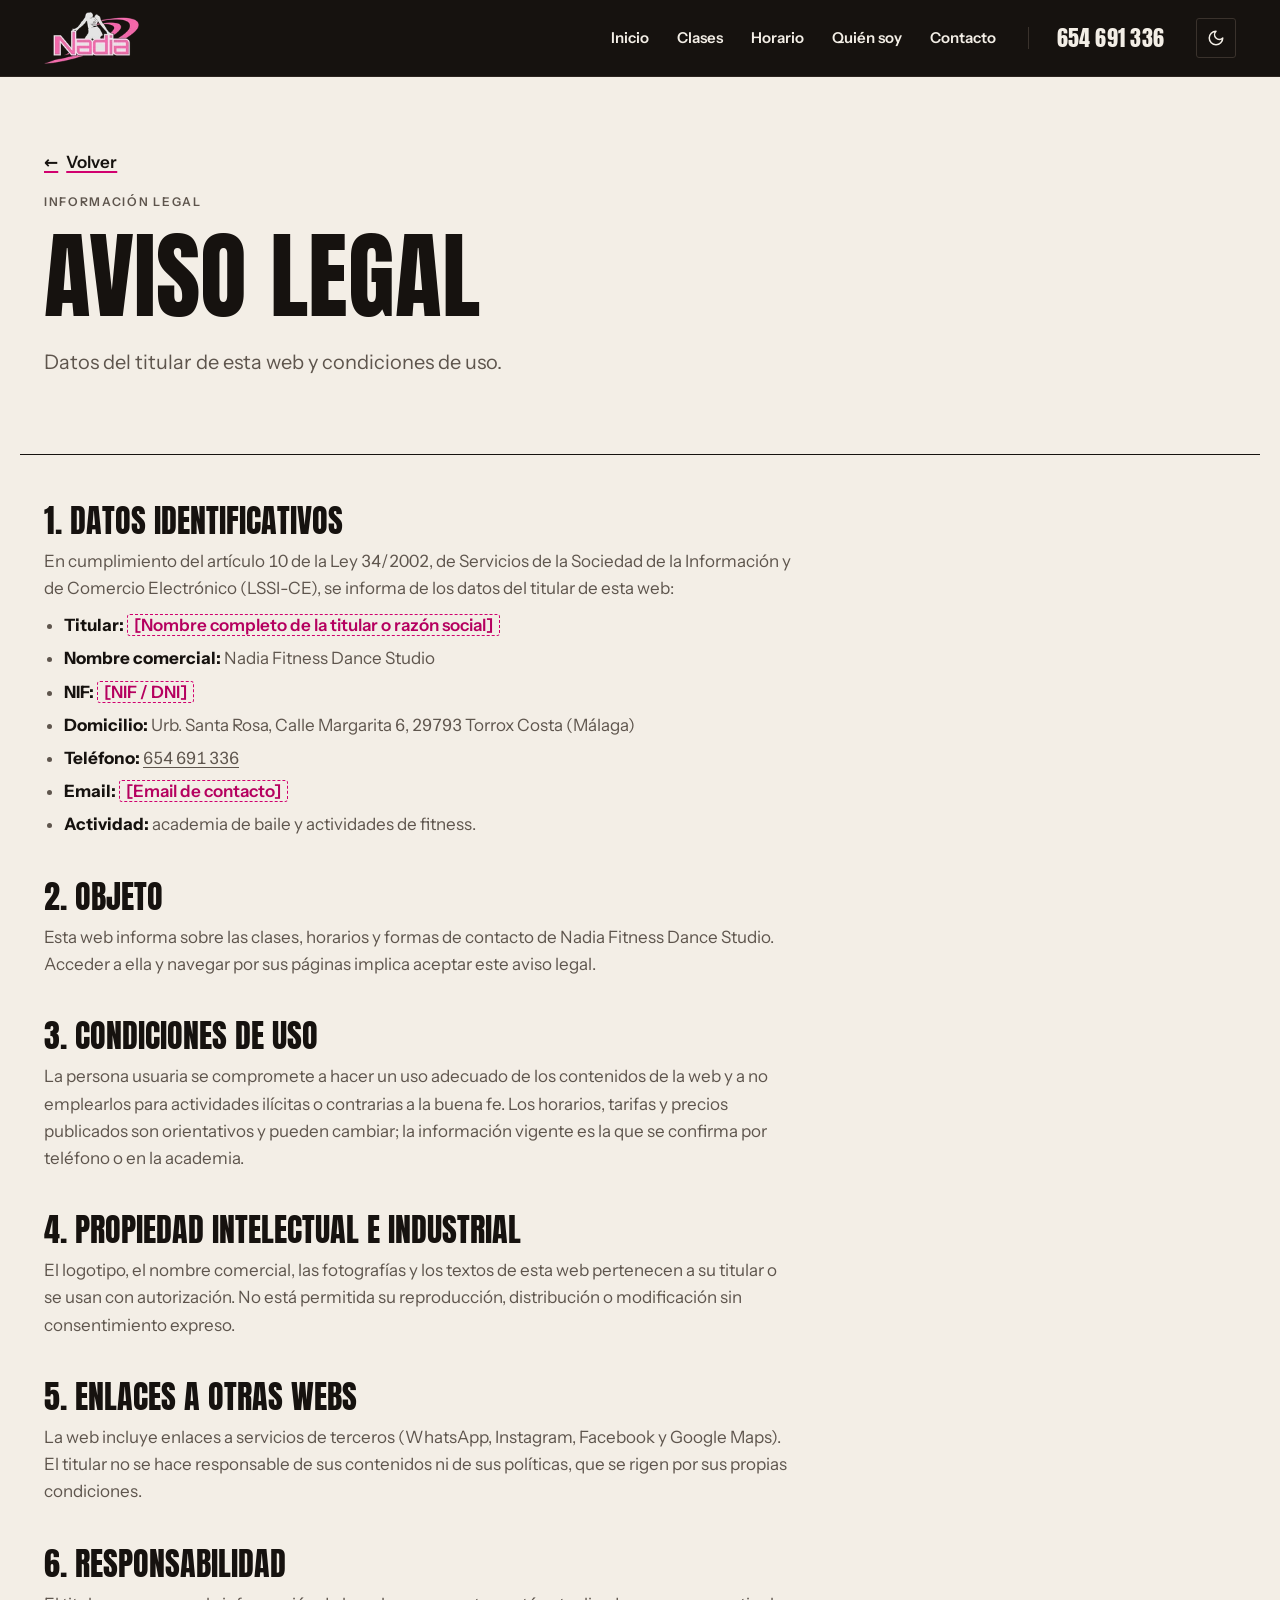
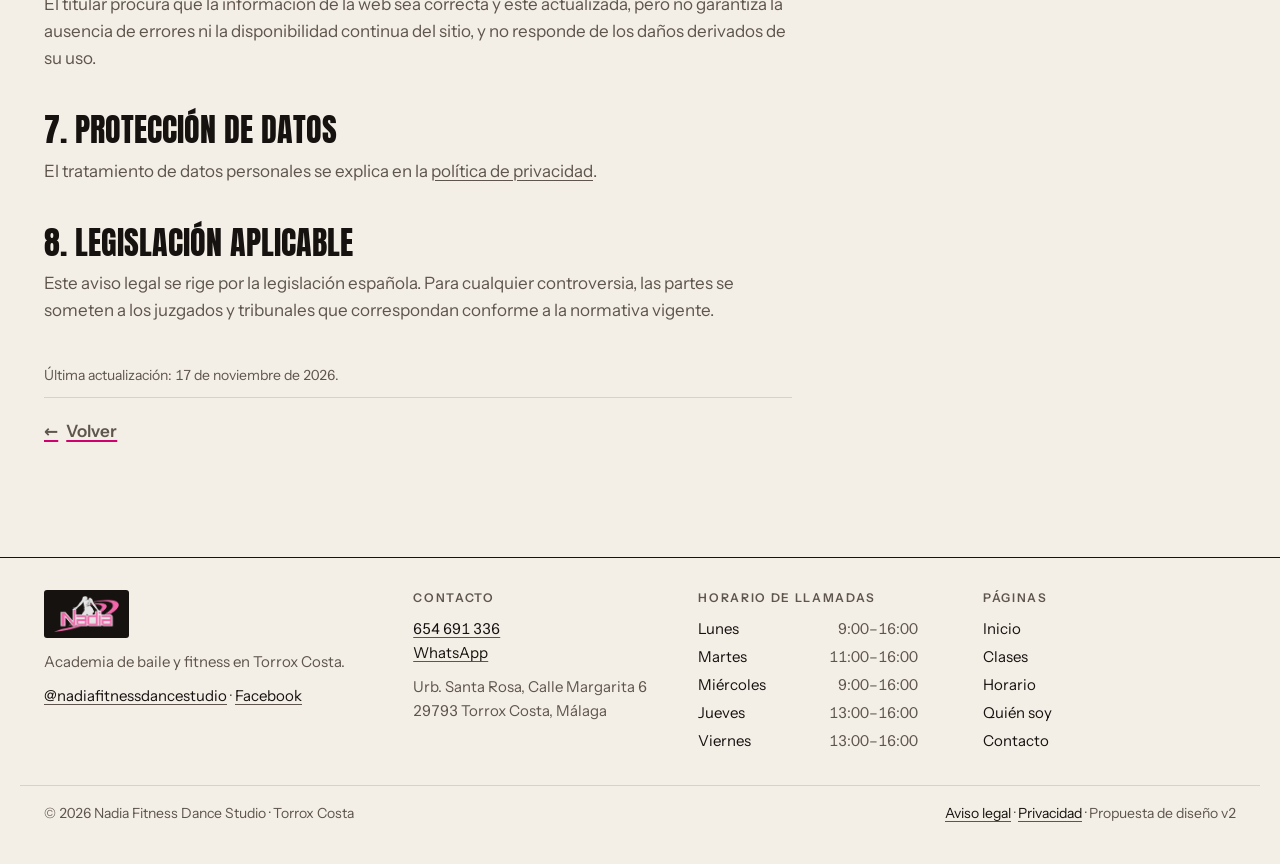
<file: aviso-legal/index.html>
<!doctype html>
<html lang="es"><head>
<meta charset="utf-8">
<meta name="viewport" content="width=device-width, initial-scale=1">
<title>Aviso legal · Nadia Fitness Dance Studio</title>
<meta name="description" content="Datos del titular de esta web y condiciones de uso.">
<!-- Design proposal: remove this line when this site replaces the live one -->
<meta name="robots" content="noindex">
<link rel="canonical" href="https://negimaru.github.io/nadia-fitness-alt/aviso-legal/">
<meta property="og:type" content="website">
<meta property="og:locale" content="es_ES">
<meta property="og:site_name" content="Nadia Fitness Dance Studio">
<meta property="og:title" content="Aviso legal · Nadia Fitness Dance Studio">
<meta property="og:description" content="Datos del titular de esta web y condiciones de uso.">
<meta property="og:url" content="https://negimaru.github.io/nadia-fitness-alt/aviso-legal/">
<meta property="og:image" content="https://negimaru.github.io/nadia-fitness-alt/assets/img/og-nadia-fitness.jpg">
<meta property="og:image:width" content="1200">
<meta property="og:image:height" content="630">
<meta property="og:image:alt" content="Logotipo de Nadia Fitness Dance Studio sobre bailarines">
<meta name="twitter:card" content="summary_large_image">
<meta name="theme-color" content="#F3EEE6" media="(prefers-color-scheme: light)">
<meta name="theme-color" content="#16120F" media="(prefers-color-scheme: dark)">
<link rel="icon" href="../assets/img/favicon.svg?v=2" type="image/svg+xml">
<link rel="apple-touch-icon" href="../assets/img/apple-touch-icon.png">
<link rel="manifest" href="../site.webmanifest">
<script>document.documentElement.classList.add("js");try{var t=localStorage.getItem("nf2-theme");if(t)document.documentElement.setAttribute("data-theme",t)}catch(e){}</script>
<link rel="preload" href="../assets/fonts/anton-normal-latin.woff2" as="font" type="font/woff2" crossorigin="">
<link rel="preload" href="../assets/fonts/instrument-sans-normal-latin.woff2" as="font" type="font/woff2" crossorigin="">
<link rel="stylesheet" href="../assets/css/site.css?v=12">
<script src="../assets/js/data.js?v=1" defer=""></script>
<script src="../assets/js/app.js?v=5" defer=""></script>
<script type="application/ld+json">{"@context":"https://schema.org","@type":"SportsActivityLocation","name":"Nadia Fitness Dance Studio","description":"Academia de baile y fitness en Torrox Costa: grupos de dance por niveles, Fitdance, PowerHIIT y Aquafitness.","url":"https://negimaru.github.io/nadia-fitness-alt/","telephone":"+34654691336","image":"https://negimaru.github.io/nadia-fitness-alt/assets/img/og-nadia-fitness.jpg","address":{"@type":"PostalAddress","streetAddress":"Urb. Santa Rosa, Calle Margarita 6","postalCode":"29793","addressLocality":"Torrox Costa","addressRegion":"Málaga","addressCountry":"ES"},"geo":{"@type":"GeoCoordinates","latitude":36.734952643097586,"longitude":-3.973681796403784},"hasMap":"https://maps.app.goo.gl/jp69zpacG6Zni4Du5","areaServed":["Torrox","Torrox Costa","Nerja","Algarrobo"],"sameAs":["https://www.instagram.com/nadiafitnessdancestudio/","https://www.facebook.com/profile.php?id=61571423443783"],"openingHoursSpecification":[{"@type":"OpeningHoursSpecification","dayOfWeek":["Monday","Tuesday","Wednesday","Thursday","Friday"],"opens":"09:30","closes":"21:30"}],"makesOffer":[{"@type":"Offer","itemOffered":{"@type":"Service","name":"Grupo Dance Baby","description":"Los más pequeños de la academia se inician en el baile jugando: ritmo, coordinación y sus primeras coreografías en grupo."}},{"@type":"Offer","itemOffered":{"@type":"Service","name":"Grupo Dance Intermedio","description":"Dos grupos, Intermedio 1 e Intermedio 2, para quien ya tiene base y quiere seguir progresando en técnica y coreografía."}},{"@type":"Offer","itemOffered":{"@type":"Service","name":"Grupo Dance Avanzado","description":"Coreografías más exigentes para quien ya domina la base y quiere ir un paso más allá."}},{"@type":"Offer","itemOffered":{"@type":"Service","name":"WeDance Grupo Adulto","description":"Baile en grupo para adultos. Aprende coreografías, muévete y pásalo bien sin necesidad de experiencia previa."}},{"@type":"Offer","itemOffered":{"@type":"Service","name":"Fitdance","description":"Clase dirigida que mezcla fitness y baile: cardio a ritmo de coreografía para sudar sin darte cuenta."}},{"@type":"Offer","itemOffered":{"@type":"Service","name":"PowerHIIT","description":"Entrenamiento funcional de alta intensidad por intervalos. Tienes grupo de mañana y de tarde para encajarlo en tu semana."}},{"@type":"Offer","itemOffered":{"@type":"Service","name":"Aquafitness","description":"Ejercicio en el agua, en piscina exterior: trabajo cardiovascular y de tono muscular con bajo impacto en las articulaciones."}}]}</script></head>
<body data-page="aviso-legal">
<a class="skip" href="#main">Saltar al contenido</a>
<header class="band" data-layout="header"><div class="wrap band-in"><a class="brand" href="../"><img src="../assets/img/logo-280.webp" srcset="../assets/img/logo-140.webp 140w, ../assets/img/logo-200.webp 200w, ../assets/img/logo-280.webp 280w, ../assets/img/logo-340.webp 340w, ../assets/img/logo-400.webp 400w" sizes="95px" alt="Nadia Fitness Dance Studio, inicio" width="110" height="60"></a><nav class="nav" aria-label="Principal"><button class="burger" type="button" aria-expanded="false" aria-controls="menu" aria-label="Abrir menú"><span></span><span></span><span></span></button><ul id="menu"><li><a href="../"><span class="n n-blank" aria-hidden="true">00</span>Inicio</a></li><li><a href="../clases/"><span class="n" aria-hidden="true">01</span>Clases</a></li><li><a href="../horario/"><span class="n" aria-hidden="true">02</span>Horario</a></li><li><a href="../quien-soy/"><span class="n" aria-hidden="true">03</span>Quién soy</a></li><li><a href="../contacto/"><span class="n" aria-hidden="true">04</span>Contacto</a></li><li class="menu-phone"><a href="tel:+34654691336">654 691 336</a></li></ul></nav><a class="band-phone" href="tel:+34654691336">654 691 336</a><button class="theme" type="button" aria-label="Cambiar a modo oscuro"><span class="i-moon"><svg viewBox="0 0 24 24" fill="none" stroke="currentColor" stroke-width="2" stroke-linecap="round" stroke-linejoin="round" aria-hidden="true"><path d="M12 3a6 6 0 0 0 9 9 9 9 0 1 1-9-9Z"></path></svg></span><span class="i-sun"><svg viewBox="0 0 24 24" fill="none" stroke="currentColor" stroke-width="2" stroke-linecap="round" stroke-linejoin="round" aria-hidden="true"><circle cx="12" cy="12" r="4"></circle><path d="M12 2v2M12 20v2M4.93 4.93l1.41 1.41M17.66 17.66l1.41 1.41M2 12h2M20 12h2M6.34 17.66l-1.41 1.41M19.07 4.93l-1.41 1.41"></path></svg></span></button></div></header>
<main id="main">
<section class="page-hero wrap">
<p class="back"><a class="back-link" href="../" data-back=""><span aria-hidden="true">←</span> Volver</a></p>
<p class="label">Información legal</p>
<h1>Aviso legal</h1>
<p class="lead">Datos del titular de esta web y condiciones de uso.</p>
</section>
<section class="wrap sec-plain prose">
<h2>1. Datos identificativos</h2>
<p>En cumplimiento del artículo 10 de la Ley 34/2002, de Servicios de la Sociedad de la Información y de Comercio Electrónico (LSSI-CE), se informa de los datos del titular de esta web:</p>
<ul>
<li><b>Titular:</b> <span data-bind="owner.name" class="ph-mark">[Nombre completo de la titular o razón social]</span></li>
<li><b>Nombre comercial:</b> Nadia Fitness Dance Studio</li>
<li><b>NIF:</b> <span data-bind="owner.nif" class="ph-mark">[NIF / DNI]</span></li>
<li><b>Domicilio:</b> <span data-bind="address">Urb. Santa Rosa, Calle Margarita 6, 29793 Torrox Costa (Málaga)</span></li>
<li><b>Teléfono:</b> <a data-href="tel" href="tel:+34654691336"><span data-bind="phone">654 691 336</span></a></li>
<li><b>Email:</b> <span data-bind="owner.email" class="ph-mark">[Email de contacto]</span></li>
<li><b>Actividad:</b> academia de baile y actividades de fitness.</li>
</ul>
<h2>2. Objeto</h2>
<p>Esta web informa sobre las clases, horarios y formas de contacto de Nadia Fitness Dance Studio. Acceder a ella y navegar por sus páginas implica aceptar este aviso legal.</p>
<h2>3. Condiciones de uso</h2>
<p>La persona usuaria se compromete a hacer un uso adecuado de los contenidos de la web y a no emplearlos para actividades ilícitas o contrarias a la buena fe. Los horarios, tarifas y precios publicados son orientativos y pueden cambiar; la información vigente es la que se confirma por teléfono o en la academia.</p>
<h2>4. Propiedad intelectual e industrial</h2>
<p>El logotipo, el nombre comercial, las fotografías y los textos de esta web pertenecen a su titular o se usan con autorización. No está permitida su reproducción, distribución o modificación sin consentimiento expreso.</p>
<h2>5. Enlaces a otras webs</h2>
<p>La web incluye enlaces a servicios de terceros (WhatsApp, Instagram, Facebook y Google Maps). El titular no se hace responsable de sus contenidos ni de sus políticas, que se rigen por sus propias condiciones.</p>
<h2>6. Responsabilidad</h2>
<p>El titular procura que la información de la web sea correcta y esté actualizada, pero no garantiza la ausencia de errores ni la disponibilidad continua del sitio, y no responde de los daños derivados de su uso.</p>
<h2>7. Protección de datos</h2>
<p>El tratamiento de datos personales se explica en la <a href="../privacidad/">política de privacidad</a>.</p>
<h2>8. Legislación aplicable</h2>
<p>Este aviso legal se rige por la legislación española. Para cualquier controversia, las partes se someten a los juzgados y tribunales que correspondan conforme a la normativa vigente.</p>
<p class="small">Última actualización: <span data-bind="legalUpdated">17 de noviembre de 2026</span>.</p>
<p class="back back-end"><a class="back-link" href="../" data-back=""><span aria-hidden="true">←</span> Volver</a></p>
</section>
</main>
<footer class="foot" data-layout="footer"><div class="wrap foot-grid"><div><img class="foot-logo" src="../assets/img/logo-280.webp" srcset="../assets/img/logo-140.webp 140w, ../assets/img/logo-200.webp 200w, ../assets/img/logo-280.webp 280w, ../assets/img/logo-340.webp 340w, ../assets/img/logo-400.webp 400w" sizes="95px" alt="" width="110" height="60" loading="lazy"><p>Academia de baile y fitness en Torrox Costa.</p><p><a href="https://www.instagram.com/nadiafitnessdancestudio/" rel="noopener">@nadiafitnessdancestudio</a> · <a href="https://www.facebook.com/profile.php?id=61571423443783" rel="noopener">Facebook</a></p></div><div><h2 class="label">Contacto</h2><p><a href="tel:+34654691336">654 691 336</a><br><a href="https://wa.me/34654691336?text=%C2%A1Hola!%20Quiero%20informaci%C3%B3n%20sobre%20las%20clases." target="_blank" rel="noopener">WhatsApp<span class="sr-only"> (se abre en otra pestaña)</span></a></p><p>Urb. Santa Rosa, Calle Margarita 6<br>29793 Torrox Costa, Málaga</p></div><div><h2 class="label">Horario de llamadas</h2><ul class="foot-calls"><li><span>Lunes</span><span>9:00–16:00</span></li><li><span>Martes</span><span>11:00–16:00</span></li><li><span>Miércoles</span><span>9:00–16:00</span></li><li><span>Jueves</span><span>13:00–16:00</span></li><li><span>Viernes</span><span>13:00–16:00</span></li></ul></div><div><h2 class="label">Páginas</h2><ul class="foot-pages"><li><a href="../">Inicio</a></li><li><a href="../clases/">Clases</a></li><li><a href="../horario/">Horario</a></li><li><a href="../quien-soy/">Quién soy</a></li><li><a href="../contacto/">Contacto</a></li></ul></div></div><div class="wrap foot-legal"><p>© <span>2026</span> Nadia Fitness Dance Studio · Torrox Costa</p><p><a href="../aviso-legal/">Aviso legal</a> · <a href="../privacidad/">Privacidad</a> · Propuesta de diseño v2</p></div></footer><nav class="callbar" aria-label="Contacto rápido"><a class="callbar-call" href="tel:+34654691336"><svg viewBox="0 0 24 24" fill="none" stroke="currentColor" stroke-width="2" stroke-linecap="round" stroke-linejoin="round" aria-hidden="true"><path d="M22 16.92v3a2 2 0 0 1-2.18 2 19.79 19.79 0 0 1-8.63-3.07 19.5 19.5 0 0 1-6-6 19.79 19.79 0 0 1-3.07-8.67A2 2 0 0 1 4.11 2h3a2 2 0 0 1 2 1.72 12.84 12.84 0 0 0 .7 2.81 2 2 0 0 1-.45 2.11L8.09 9.91a16 16 0 0 0 6 6l1.27-1.27a2 2 0 0 1 2.11-.45 12.84 12.84 0 0 0 2.81.7A2 2 0 0 1 22 16.92z"></path></svg>Llamar</a><a class="callbar-wa" href="https://wa.me/34654691336?text=%C2%A1Hola!%20Quiero%20informaci%C3%B3n%20sobre%20las%20clases." target="_blank" rel="noopener">WhatsApp<span class="sr-only"> (se abre en otra pestaña)</span></a></nav>
</body></html>
</file>
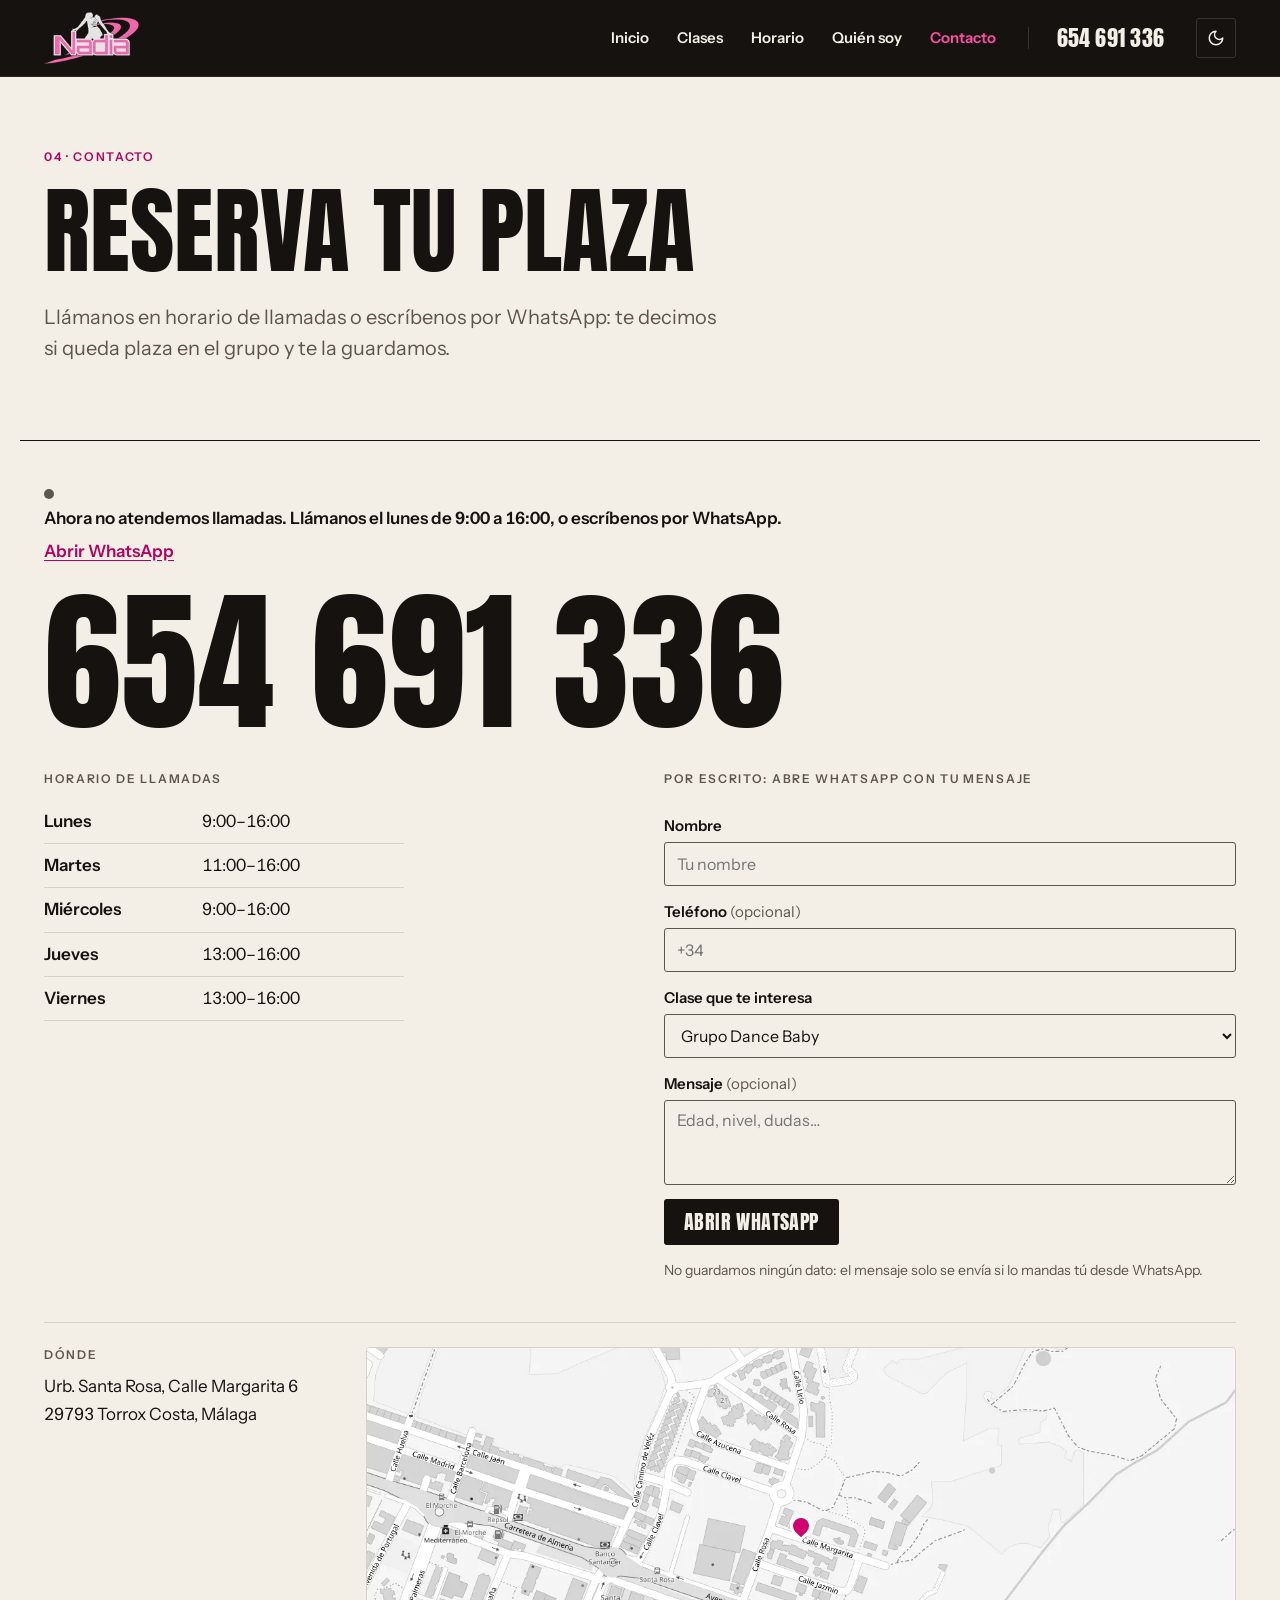
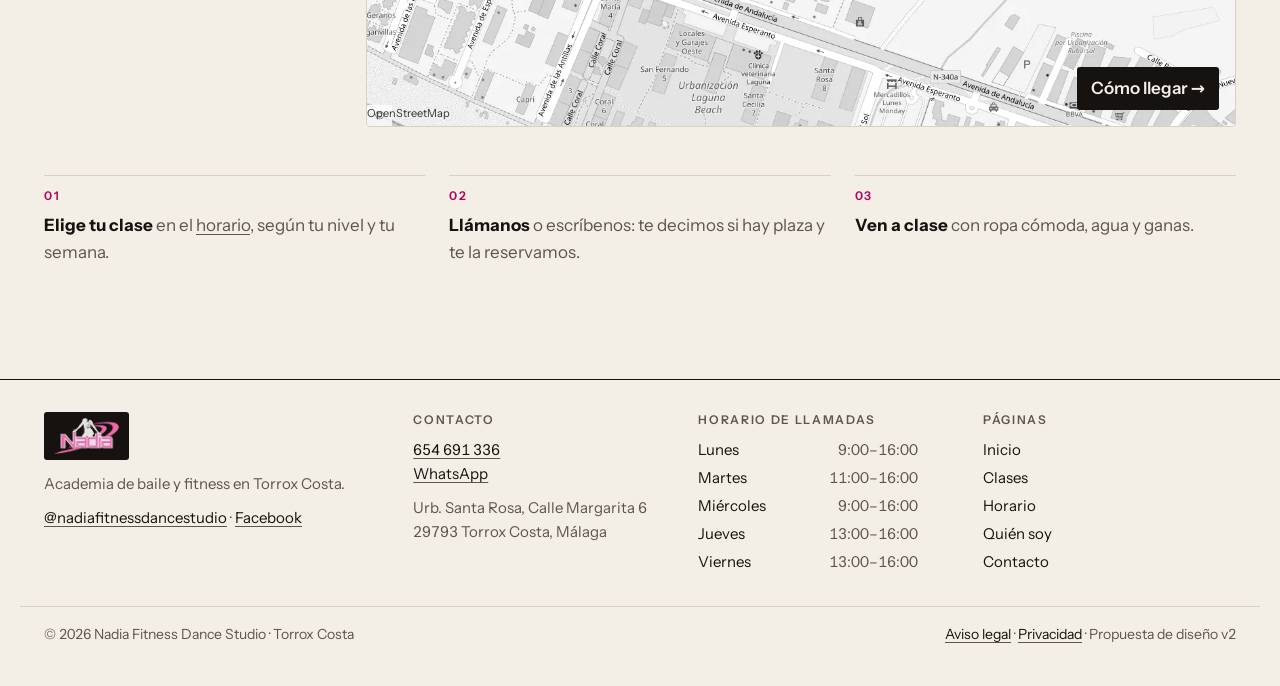
<file: contacto/index.html>
<!doctype html>
<html lang="es"><head>
<meta charset="utf-8">
<meta name="viewport" content="width=device-width, initial-scale=1">
<title>Contacto y reservas · Nadia Fitness Dance Studio, Torrox Costa</title>
<meta name="description" content="Reserva tu plaza en Nadia Fitness Dance Studio, Torrox Costa: teléfono y horario de llamadas, WhatsApp, dirección y mapa.">
<!-- Design proposal: remove this line when this site replaces the live one -->
<meta name="robots" content="noindex">
<link rel="canonical" href="https://negimaru.github.io/nadia-fitness-alt/contacto/">
<meta property="og:type" content="website">
<meta property="og:locale" content="es_ES">
<meta property="og:site_name" content="Nadia Fitness Dance Studio">
<meta property="og:title" content="Contacto y reservas · Nadia Fitness Dance Studio, Torrox Costa">
<meta property="og:description" content="Reserva tu plaza en Nadia Fitness Dance Studio, Torrox Costa: teléfono y horario de llamadas, WhatsApp, dirección y mapa.">
<meta property="og:url" content="https://negimaru.github.io/nadia-fitness-alt/contacto/">
<meta property="og:image" content="https://negimaru.github.io/nadia-fitness-alt/assets/img/og-nadia-fitness.jpg">
<meta property="og:image:width" content="1200">
<meta property="og:image:height" content="630">
<meta property="og:image:alt" content="Logotipo de Nadia Fitness Dance Studio sobre bailarines">
<meta name="twitter:card" content="summary_large_image">
<meta name="theme-color" content="#F3EEE6" media="(prefers-color-scheme: light)">
<meta name="theme-color" content="#16120F" media="(prefers-color-scheme: dark)">
<link rel="icon" href="../assets/img/favicon.svg?v=2" type="image/svg+xml">
<link rel="apple-touch-icon" href="../assets/img/apple-touch-icon.png">
<link rel="manifest" href="../site.webmanifest">
<script>document.documentElement.classList.add("js");try{var t=localStorage.getItem("nf2-theme");if(t)document.documentElement.setAttribute("data-theme",t)}catch(e){}</script>
<link rel="preload" href="../assets/fonts/anton-normal-latin.woff2" as="font" type="font/woff2" crossorigin="">
<link rel="preload" href="../assets/fonts/instrument-sans-normal-latin.woff2" as="font" type="font/woff2" crossorigin="">
<link rel="stylesheet" href="../assets/css/site.css?v=12">
<script src="../assets/js/data.js?v=1" defer=""></script>
<script src="../assets/js/app.js?v=5" defer=""></script>
<script type="application/ld+json">{"@context":"https://schema.org","@type":"SportsActivityLocation","name":"Nadia Fitness Dance Studio","description":"Academia de baile y fitness en Torrox Costa: grupos de dance por niveles, Fitdance, PowerHIIT y Aquafitness.","url":"https://negimaru.github.io/nadia-fitness-alt/","telephone":"+34654691336","image":"https://negimaru.github.io/nadia-fitness-alt/assets/img/og-nadia-fitness.jpg","address":{"@type":"PostalAddress","streetAddress":"Urb. Santa Rosa, Calle Margarita 6","postalCode":"29793","addressLocality":"Torrox Costa","addressRegion":"Málaga","addressCountry":"ES"},"geo":{"@type":"GeoCoordinates","latitude":36.734952643097586,"longitude":-3.973681796403784},"hasMap":"https://maps.app.goo.gl/jp69zpacG6Zni4Du5","areaServed":["Torrox","Torrox Costa","Nerja","Algarrobo"],"sameAs":["https://www.instagram.com/nadiafitnessdancestudio/","https://www.facebook.com/profile.php?id=61571423443783"],"openingHoursSpecification":[{"@type":"OpeningHoursSpecification","dayOfWeek":["Monday","Tuesday","Wednesday","Thursday","Friday"],"opens":"09:30","closes":"21:30"}],"makesOffer":[{"@type":"Offer","itemOffered":{"@type":"Service","name":"Grupo Dance Baby","description":"Los más pequeños de la academia se inician en el baile jugando: ritmo, coordinación y sus primeras coreografías en grupo."}},{"@type":"Offer","itemOffered":{"@type":"Service","name":"Grupo Dance Intermedio","description":"Dos grupos, Intermedio 1 e Intermedio 2, para quien ya tiene base y quiere seguir progresando en técnica y coreografía."}},{"@type":"Offer","itemOffered":{"@type":"Service","name":"Grupo Dance Avanzado","description":"Coreografías más exigentes para quien ya domina la base y quiere ir un paso más allá."}},{"@type":"Offer","itemOffered":{"@type":"Service","name":"WeDance Grupo Adulto","description":"Baile en grupo para adultos. Aprende coreografías, muévete y pásalo bien sin necesidad de experiencia previa."}},{"@type":"Offer","itemOffered":{"@type":"Service","name":"Fitdance","description":"Clase dirigida que mezcla fitness y baile: cardio a ritmo de coreografía para sudar sin darte cuenta."}},{"@type":"Offer","itemOffered":{"@type":"Service","name":"PowerHIIT","description":"Entrenamiento funcional de alta intensidad por intervalos. Tienes grupo de mañana y de tarde para encajarlo en tu semana."}},{"@type":"Offer","itemOffered":{"@type":"Service","name":"Aquafitness","description":"Ejercicio en el agua, en piscina exterior: trabajo cardiovascular y de tono muscular con bajo impacto en las articulaciones."}}]}</script></head>
<body data-page="contacto">
<a class="skip" href="#main">Saltar al contenido</a>
<header class="band" data-layout="header"><div class="wrap band-in"><a class="brand" href="../"><img src="../assets/img/logo-280.webp" srcset="../assets/img/logo-140.webp 140w, ../assets/img/logo-200.webp 200w, ../assets/img/logo-280.webp 280w, ../assets/img/logo-340.webp 340w, ../assets/img/logo-400.webp 400w" sizes="95px" alt="Nadia Fitness Dance Studio, inicio" width="110" height="60"></a><nav class="nav" aria-label="Principal"><button class="burger" type="button" aria-expanded="false" aria-controls="menu" aria-label="Abrir menú"><span></span><span></span><span></span></button><ul id="menu"><li><a href="../"><span class="n n-blank" aria-hidden="true">00</span>Inicio</a></li><li><a href="../clases/"><span class="n" aria-hidden="true">01</span>Clases</a></li><li><a href="../horario/"><span class="n" aria-hidden="true">02</span>Horario</a></li><li><a href="../quien-soy/"><span class="n" aria-hidden="true">03</span>Quién soy</a></li><li><a href="../contacto/" aria-current="page"><span class="n" aria-hidden="true">04</span>Contacto</a></li><li class="menu-phone"><a href="tel:+34654691336">654 691 336</a></li></ul></nav><a class="band-phone" href="tel:+34654691336">654 691 336</a><button class="theme" type="button" aria-label="Cambiar a modo oscuro"><span class="i-moon"><svg viewBox="0 0 24 24" fill="none" stroke="currentColor" stroke-width="2" stroke-linecap="round" stroke-linejoin="round" aria-hidden="true"><path d="M12 3a6 6 0 0 0 9 9 9 9 0 1 1-9-9Z"></path></svg></span><span class="i-sun"><svg viewBox="0 0 24 24" fill="none" stroke="currentColor" stroke-width="2" stroke-linecap="round" stroke-linejoin="round" aria-hidden="true"><circle cx="12" cy="12" r="4"></circle><path d="M12 2v2M12 20v2M4.93 4.93l1.41 1.41M17.66 17.66l1.41 1.41M2 12h2M20 12h2M6.34 17.66l-1.41 1.41M19.07 4.93l-1.41 1.41"></path></svg></span></button></div></header>
<main id="main">
<section class="page-hero wrap">
<p class="label">04 · Contacto</p>
<h1>Reserva tu plaza</h1>
<p class="lead">Llámanos en horario de llamadas o escríbenos por WhatsApp: te decimos si queda plaza en el grupo y te la guardamos.</p>
</section>
<section class="wrap sec-plain">
<p data-render="call-status" class="call-status"><span class="call-dot" aria-hidden="true"></span>Ahora atendemos llamadas, hasta las 16:00.</p>
<a class="phone-xl" data-href="tel" href="tel:+34654691336"><span data-bind="phone">654 691 336</span></a>
<div class="join-grid">
<div><h2 class="label">Horario de llamadas</h2><div data-render="calls"><table class="calls"><tbody><tr><th scope="row">Lunes</th><td>9:00–16:00</td></tr><tr><th scope="row">Martes</th><td>11:00–16:00</td></tr><tr><th scope="row">Miércoles</th><td>9:00–16:00</td></tr><tr><th scope="row">Jueves</th><td>13:00–16:00</td></tr><tr><th scope="row">Viernes</th><td>13:00–16:00</td></tr></tbody></table></div></div>
<form class="form" id="contact-form" novalidate="">
<h2 class="label">Por escrito: abre WhatsApp con tu mensaje</h2>
<div class="field"><label for="contact-name">Nombre</label><input id="contact-name" name="contact-name" autocomplete="name" required="" placeholder="Tu nombre" aria-describedby="contact-name-error"><p class="field-error" id="contact-name-error" role="alert" hidden="">Escribe tu nombre para que sepamos quién eres.</p></div>
<div class="field"><label for="contact-phone">Teléfono <span class="opt">(opcional)</span></label><input id="contact-phone" name="contact-phone" type="tel" autocomplete="tel" placeholder="+34"></div>
<div class="field"><label for="contact-class">Clase que te interesa</label><select id="contact-class" name="contact-class" data-render="class-options"><option value="dance-baby">Grupo Dance Baby</option><option value="dance-intermedio">Grupo Dance Intermedio</option><option value="dance-avanzado">Grupo Dance Avanzado</option><option value="wedance-adultos">WeDance Grupo Adulto</option><option value="fitdance">Fitdance</option><option value="powerhiit">PowerHIIT</option><option value="aquafitness">Aquafitness</option><option value="">Aún no lo sé</option></select></div>
<div class="field"><label for="contact-message">Mensaje <span class="opt">(opcional)</span></label><textarea id="contact-message" name="contact-message" rows="3" placeholder="Edad, nivel, dudas…"></textarea></div>
<button class="btn" type="submit">Abrir WhatsApp</button>
<p class="note">No guardamos ningún dato: el mensaje solo se envía si lo mandas tú desde WhatsApp.</p>
</form>
</div>
<div class="where">
<div><h2 class="label">Dónde</h2><address><span data-bind="street">Urb. Santa Rosa, Calle Margarita 6</span><br><span data-bind="city">29793 Torrox Costa, Málaga</span></address></div>
<figure class="map"><a data-href="maps" href="https://maps.app.goo.gl/jp69zpacG6Zni4Du5" target="_blank" rel="noopener"><img src="../assets/img/mapa.webp" alt="Mapa de Urb. Santa Rosa con la academia en la Calle Margarita" width="1280" height="720" loading="lazy"><span class="map-pin" aria-hidden="true"></span><span class="map-go">Cómo llegar →</span><span class="sr-only"> (se abre en otra pestaña)</span></a><figcaption>© <a href="https://www.openstreetmap.org/copyright" rel="noopener">OpenStreetMap</a></figcaption></figure>
</div>
<ol class="steps">
<li><b>Elige tu clase</b> en el <a href="../horario/">horario</a>, según tu nivel y tu semana.</li>
<li><b>Llámanos</b> o escríbenos: te decimos si hay plaza y te la reservamos.</li>
<li><b>Ven a clase</b> con ropa cómoda, agua y ganas.</li>
</ol>
</section>
</main>
<footer class="foot" data-layout="footer"><div class="wrap foot-grid"><div><img class="foot-logo" src="../assets/img/logo-280.webp" srcset="../assets/img/logo-140.webp 140w, ../assets/img/logo-200.webp 200w, ../assets/img/logo-280.webp 280w, ../assets/img/logo-340.webp 340w, ../assets/img/logo-400.webp 400w" sizes="95px" alt="" width="110" height="60" loading="lazy"><p>Academia de baile y fitness en Torrox Costa.</p><p><a href="https://www.instagram.com/nadiafitnessdancestudio/" rel="noopener">@nadiafitnessdancestudio</a> · <a href="https://www.facebook.com/profile.php?id=61571423443783" rel="noopener">Facebook</a></p></div><div><h2 class="label">Contacto</h2><p><a href="tel:+34654691336">654 691 336</a><br><a href="https://wa.me/34654691336?text=%C2%A1Hola!%20Quiero%20informaci%C3%B3n%20sobre%20las%20clases." target="_blank" rel="noopener">WhatsApp<span class="sr-only"> (se abre en otra pestaña)</span></a></p><p>Urb. Santa Rosa, Calle Margarita 6<br>29793 Torrox Costa, Málaga</p></div><div><h2 class="label">Horario de llamadas</h2><ul class="foot-calls"><li><span>Lunes</span><span>9:00–16:00</span></li><li><span>Martes</span><span>11:00–16:00</span></li><li><span>Miércoles</span><span>9:00–16:00</span></li><li><span>Jueves</span><span>13:00–16:00</span></li><li><span>Viernes</span><span>13:00–16:00</span></li></ul></div><div><h2 class="label">Páginas</h2><ul class="foot-pages"><li><a href="../">Inicio</a></li><li><a href="../clases/">Clases</a></li><li><a href="../horario/">Horario</a></li><li><a href="../quien-soy/">Quién soy</a></li><li><a href="../contacto/">Contacto</a></li></ul></div></div><div class="wrap foot-legal"><p>© <span>2026</span> Nadia Fitness Dance Studio · Torrox Costa</p><p><a href="../aviso-legal/">Aviso legal</a> · <a href="../privacidad/">Privacidad</a> · Propuesta de diseño v2</p></div></footer><nav class="callbar" aria-label="Contacto rápido"><a class="callbar-call" href="tel:+34654691336"><svg viewBox="0 0 24 24" fill="none" stroke="currentColor" stroke-width="2" stroke-linecap="round" stroke-linejoin="round" aria-hidden="true"><path d="M22 16.92v3a2 2 0 0 1-2.18 2 19.79 19.79 0 0 1-8.63-3.07 19.5 19.5 0 0 1-6-6 19.79 19.79 0 0 1-3.07-8.67A2 2 0 0 1 4.11 2h3a2 2 0 0 1 2 1.72 12.84 12.84 0 0 0 .7 2.81 2 2 0 0 1-.45 2.11L8.09 9.91a16 16 0 0 0 6 6l1.27-1.27a2 2 0 0 1 2.11-.45 12.84 12.84 0 0 0 2.81.7A2 2 0 0 1 22 16.92z"></path></svg>Llamar</a><a class="callbar-wa" href="https://wa.me/34654691336?text=%C2%A1Hola!%20Quiero%20informaci%C3%B3n%20sobre%20las%20clases." target="_blank" rel="noopener">WhatsApp<span class="sr-only"> (se abre en otra pestaña)</span></a></nav>
</body></html>
</file>
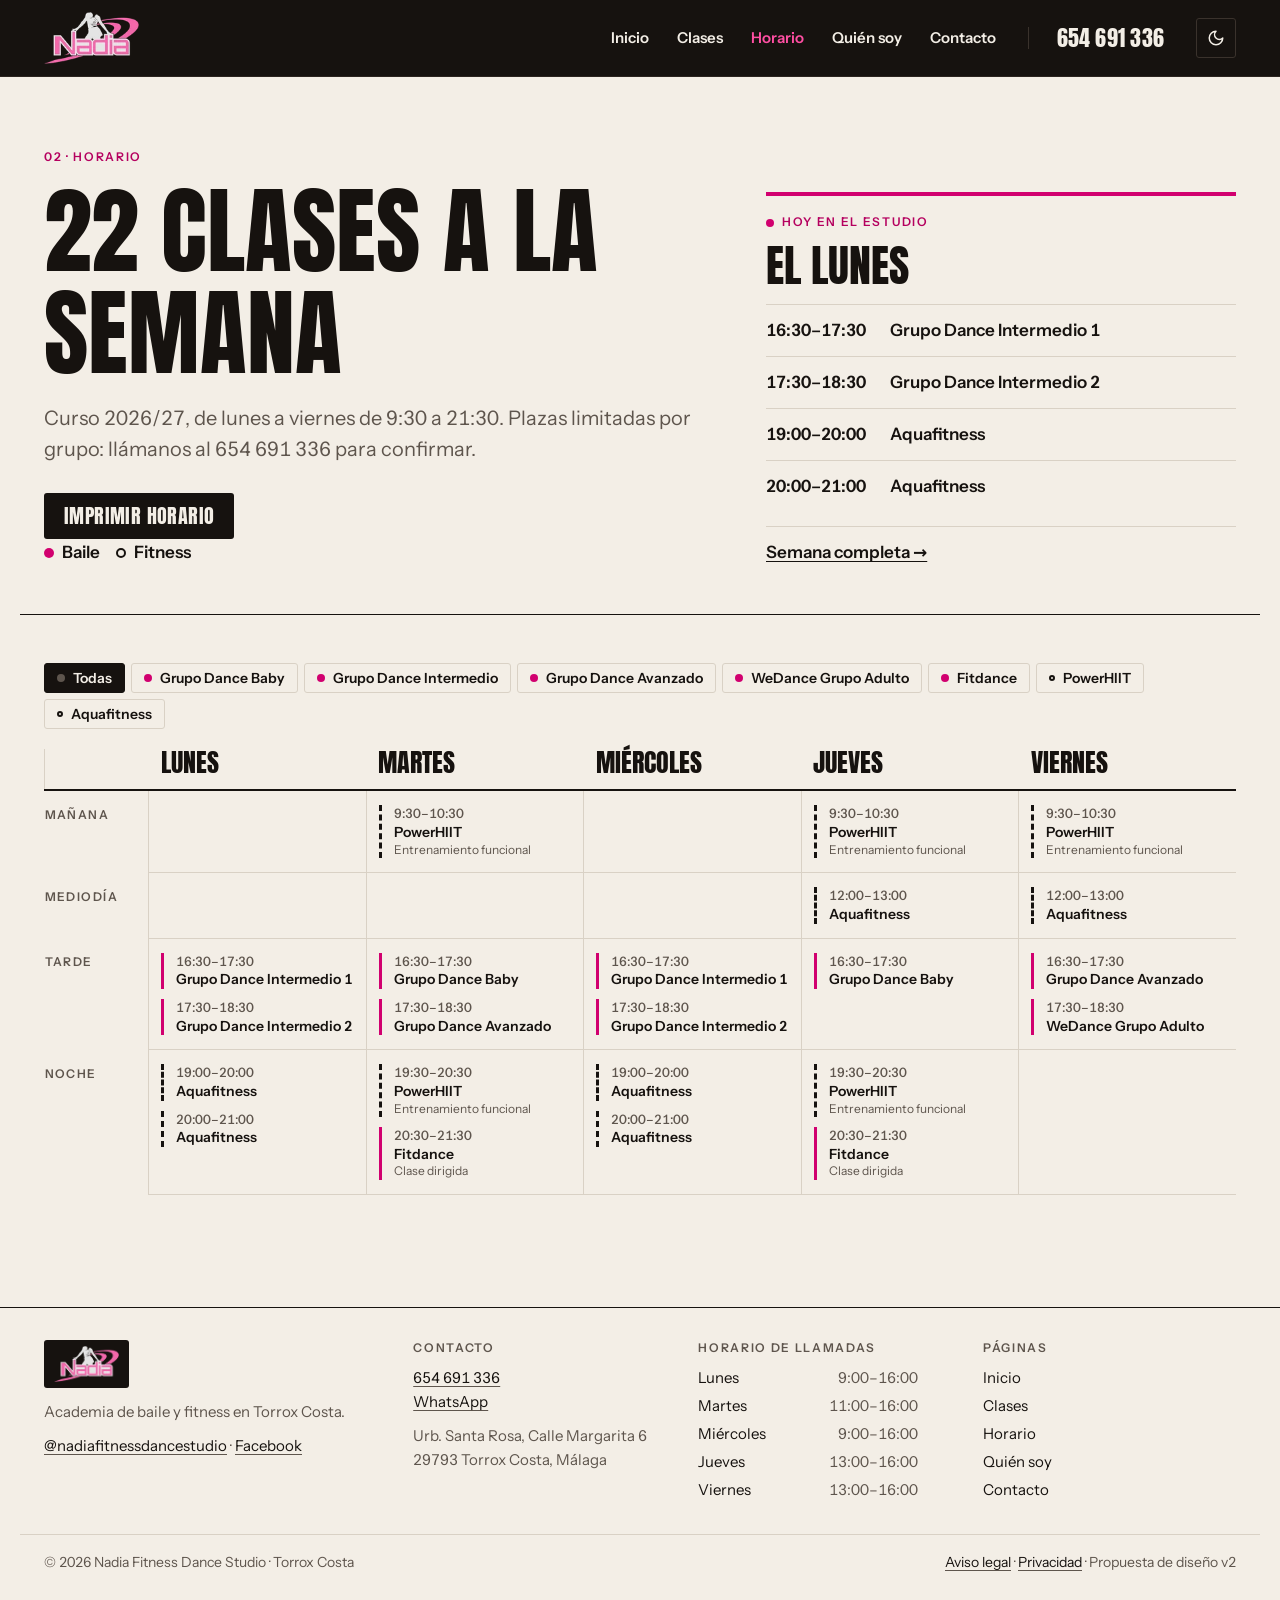
<file: horario/index.html>
<!doctype html>
<html lang="es"><head>
<meta charset="utf-8">
<meta name="viewport" content="width=device-width, initial-scale=1">
<title>Horario curso 26/27 · Nadia Fitness Dance Studio, Torrox Costa</title>
<meta name="description" content="Horario semanal de clases de baile y fitness en Torrox Costa, curso 2026/27, de lunes a viernes de 9:30 a 21:30.">
<!-- Design proposal: remove this line when this site replaces the live one -->
<meta name="robots" content="noindex">
<link rel="canonical" href="https://negimaru.github.io/nadia-fitness-alt/horario/">
<meta property="og:type" content="website">
<meta property="og:locale" content="es_ES">
<meta property="og:site_name" content="Nadia Fitness Dance Studio">
<meta property="og:title" content="Horario curso 26/27 · Nadia Fitness Dance Studio, Torrox Costa">
<meta property="og:description" content="Horario semanal de clases de baile y fitness en Torrox Costa, curso 2026/27, de lunes a viernes de 9:30 a 21:30.">
<meta property="og:url" content="https://negimaru.github.io/nadia-fitness-alt/horario/">
<meta property="og:image" content="https://negimaru.github.io/nadia-fitness-alt/assets/img/og-horario.jpg">
<meta property="og:image:width" content="1200">
<meta property="og:image:height" content="630">
<meta property="og:image:alt" content="Horario semanal de clases de Nadia Fitness Dance Studio, de lunes a viernes">
<meta name="twitter:card" content="summary_large_image">
<meta name="theme-color" content="#F3EEE6" media="(prefers-color-scheme: light)">
<meta name="theme-color" content="#16120F" media="(prefers-color-scheme: dark)">
<link rel="icon" href="../assets/img/favicon.svg?v=2" type="image/svg+xml">
<link rel="apple-touch-icon" href="../assets/img/apple-touch-icon.png">
<link rel="manifest" href="../site.webmanifest">
<script>document.documentElement.classList.add("js");try{var t=localStorage.getItem("nf2-theme");if(t)document.documentElement.setAttribute("data-theme",t)}catch(e){}</script>
<link rel="preload" href="../assets/fonts/anton-normal-latin.woff2" as="font" type="font/woff2" crossorigin="">
<link rel="preload" href="../assets/fonts/instrument-sans-normal-latin.woff2" as="font" type="font/woff2" crossorigin="">
<link rel="stylesheet" href="../assets/css/site.css?v=12">
<script src="../assets/js/data.js?v=1" defer=""></script>
<script src="../assets/js/app.js?v=5" defer=""></script>
<script type="application/ld+json">{"@context":"https://schema.org","@type":"SportsActivityLocation","name":"Nadia Fitness Dance Studio","description":"Academia de baile y fitness en Torrox Costa: grupos de dance por niveles, Fitdance, PowerHIIT y Aquafitness.","url":"https://negimaru.github.io/nadia-fitness-alt/","telephone":"+34654691336","image":"https://negimaru.github.io/nadia-fitness-alt/assets/img/og-nadia-fitness.jpg","address":{"@type":"PostalAddress","streetAddress":"Urb. Santa Rosa, Calle Margarita 6","postalCode":"29793","addressLocality":"Torrox Costa","addressRegion":"Málaga","addressCountry":"ES"},"geo":{"@type":"GeoCoordinates","latitude":36.734952643097586,"longitude":-3.973681796403784},"hasMap":"https://maps.app.goo.gl/jp69zpacG6Zni4Du5","areaServed":["Torrox","Torrox Costa","Nerja","Algarrobo"],"sameAs":["https://www.instagram.com/nadiafitnessdancestudio/","https://www.facebook.com/profile.php?id=61571423443783"],"openingHoursSpecification":[{"@type":"OpeningHoursSpecification","dayOfWeek":["Monday","Tuesday","Wednesday","Thursday","Friday"],"opens":"09:30","closes":"21:30"}],"makesOffer":[{"@type":"Offer","itemOffered":{"@type":"Service","name":"Grupo Dance Baby","description":"Los más pequeños de la academia se inician en el baile jugando: ritmo, coordinación y sus primeras coreografías en grupo."}},{"@type":"Offer","itemOffered":{"@type":"Service","name":"Grupo Dance Intermedio","description":"Dos grupos, Intermedio 1 e Intermedio 2, para quien ya tiene base y quiere seguir progresando en técnica y coreografía."}},{"@type":"Offer","itemOffered":{"@type":"Service","name":"Grupo Dance Avanzado","description":"Coreografías más exigentes para quien ya domina la base y quiere ir un paso más allá."}},{"@type":"Offer","itemOffered":{"@type":"Service","name":"WeDance Grupo Adulto","description":"Baile en grupo para adultos. Aprende coreografías, muévete y pásalo bien sin necesidad de experiencia previa."}},{"@type":"Offer","itemOffered":{"@type":"Service","name":"Fitdance","description":"Clase dirigida que mezcla fitness y baile: cardio a ritmo de coreografía para sudar sin darte cuenta."}},{"@type":"Offer","itemOffered":{"@type":"Service","name":"PowerHIIT","description":"Entrenamiento funcional de alta intensidad por intervalos. Tienes grupo de mañana y de tarde para encajarlo en tu semana."}},{"@type":"Offer","itemOffered":{"@type":"Service","name":"Aquafitness","description":"Ejercicio en el agua, en piscina exterior: trabajo cardiovascular y de tono muscular con bajo impacto en las articulaciones."}}]}</script></head>
<body data-page="horario">
<a class="skip" href="#main">Saltar al contenido</a>
<header class="band" data-layout="header"><div class="wrap band-in"><a class="brand" href="../"><img src="../assets/img/logo-280.webp" srcset="../assets/img/logo-140.webp 140w, ../assets/img/logo-200.webp 200w, ../assets/img/logo-280.webp 280w, ../assets/img/logo-340.webp 340w, ../assets/img/logo-400.webp 400w" sizes="95px" alt="Nadia Fitness Dance Studio, inicio" width="110" height="60"></a><nav class="nav" aria-label="Principal"><button class="burger" type="button" aria-expanded="false" aria-controls="menu" aria-label="Abrir menú"><span></span><span></span><span></span></button><ul id="menu"><li><a href="../"><span class="n n-blank" aria-hidden="true">00</span>Inicio</a></li><li><a href="../clases/"><span class="n" aria-hidden="true">01</span>Clases</a></li><li><a href="../horario/" aria-current="page"><span class="n" aria-hidden="true">02</span>Horario</a></li><li><a href="../quien-soy/"><span class="n" aria-hidden="true">03</span>Quién soy</a></li><li><a href="../contacto/"><span class="n" aria-hidden="true">04</span>Contacto</a></li><li class="menu-phone"><a href="tel:+34654691336">654 691 336</a></li></ul></nav><a class="band-phone" href="tel:+34654691336">654 691 336</a><button class="theme" type="button" aria-label="Cambiar a modo oscuro"><span class="i-moon"><svg viewBox="0 0 24 24" fill="none" stroke="currentColor" stroke-width="2" stroke-linecap="round" stroke-linejoin="round" aria-hidden="true"><path d="M12 3a6 6 0 0 0 9 9 9 9 0 1 1-9-9Z"></path></svg></span><span class="i-sun"><svg viewBox="0 0 24 24" fill="none" stroke="currentColor" stroke-width="2" stroke-linecap="round" stroke-linejoin="round" aria-hidden="true"><circle cx="12" cy="12" r="4"></circle><path d="M12 2v2M12 20v2M4.93 4.93l1.41 1.41M17.66 17.66l1.41 1.41M2 12h2M20 12h2M6.34 17.66l-1.41 1.41M19.07 4.93l-1.41 1.41"></path></svg></span></button></div></header>
<main id="main">
<section class="page-hero wrap page-hero-split">
<div>
<p class="label">02 · Horario</p>
<h1><span data-bind="sessionCount">22</span> clases a la semana</h1>
<p class="lead">Curso <span data-bind="season">2026/27</span>, de lunes a viernes de <span data-bind="firstStart">9:30</span> a <span data-bind="lastEnd">21:30</span>. Plazas limitadas por grupo: llámanos al <span data-bind="phone">654 691 336</span> para confirmar.</p>
<p><button type="button" class="btn print-btn" data-print="">Imprimir horario</button></p>
<p class="legend"><span><span class="dot dot-dance"></span>Baile</span><span><span class="dot dot-fit"></span>Fitness</span></p>
</div>
<aside class="today" data-render="today"></aside>
</section>
<section class="wrap sec-plain" aria-label="Horario semanal">
<div class="timetable" data-render="timetable" data-filters=""><div class="filters" role="group" aria-label="Filtrar el horario por clase"><button type="button" class="filter" data-class="" aria-pressed="true">Todas</button><button type="button" class="filter f-dance" data-class="dance-baby" aria-pressed="false">Grupo Dance Baby</button><button type="button" class="filter f-dance" data-class="dance-intermedio" aria-pressed="false">Grupo Dance Intermedio</button><button type="button" class="filter f-dance" data-class="dance-avanzado" aria-pressed="false">Grupo Dance Avanzado</button><button type="button" class="filter f-dance" data-class="wedance-adultos" aria-pressed="false">WeDance Grupo Adulto</button><button type="button" class="filter f-dance" data-class="fitdance" aria-pressed="false">Fitdance</button><button type="button" class="filter f-fit" data-class="powerhiit" aria-pressed="false">PowerHIIT</button><button type="button" class="filter f-fit" data-class="aquafitness" aria-pressed="false">Aquafitness</button></div><p class="sr-only" aria-live="polite"></p><table class="tt"><caption class="sr-only">Horario semanal de clases, de lunes a viernes</caption><thead><tr><td></td><th scope="col">Lunes</th><th scope="col">Martes</th><th scope="col">Miércoles</th><th scope="col">Jueves</th><th scope="col">Viernes</th></tr></thead><tbody><tr><th scope="row">Mañana</th><td></td><td><ul><li class="tt-item tt-fit" data-class="powerhiit"><time>9:30–10:30</time>PowerHIIT<small>Entrenamiento funcional</small></li></ul></td><td></td><td><ul><li class="tt-item tt-fit" data-class="powerhiit"><time>9:30–10:30</time>PowerHIIT<small>Entrenamiento funcional</small></li></ul></td><td><ul><li class="tt-item tt-fit" data-class="powerhiit"><time>9:30–10:30</time>PowerHIIT<small>Entrenamiento funcional</small></li></ul></td></tr><tr><th scope="row">Mediodía</th><td></td><td></td><td></td><td><ul><li class="tt-item tt-fit" data-class="aquafitness"><time>12:00–13:00</time>Aquafitness</li></ul></td><td><ul><li class="tt-item tt-fit" data-class="aquafitness"><time>12:00–13:00</time>Aquafitness</li></ul></td></tr><tr><th scope="row">Tarde</th><td><ul><li class="tt-item tt-dance" data-class="dance-intermedio"><time>16:30–17:30</time>Grupo Dance Intermedio 1</li><li class="tt-item tt-dance" data-class="dance-intermedio"><time>17:30–18:30</time>Grupo Dance Intermedio 2</li></ul></td><td><ul><li class="tt-item tt-dance" data-class="dance-baby"><time>16:30–17:30</time>Grupo Dance Baby</li><li class="tt-item tt-dance" data-class="dance-avanzado"><time>17:30–18:30</time>Grupo Dance Avanzado</li></ul></td><td><ul><li class="tt-item tt-dance" data-class="dance-intermedio"><time>16:30–17:30</time>Grupo Dance Intermedio 1</li><li class="tt-item tt-dance" data-class="dance-intermedio"><time>17:30–18:30</time>Grupo Dance Intermedio 2</li></ul></td><td><ul><li class="tt-item tt-dance" data-class="dance-baby"><time>16:30–17:30</time>Grupo Dance Baby</li></ul></td><td><ul><li class="tt-item tt-dance" data-class="dance-avanzado"><time>16:30–17:30</time>Grupo Dance Avanzado</li><li class="tt-item tt-dance" data-class="wedance-adultos"><time>17:30–18:30</time>WeDance Grupo Adulto</li></ul></td></tr><tr><th scope="row">Noche</th><td><ul><li class="tt-item tt-fit" data-class="aquafitness"><time>19:00–20:00</time>Aquafitness</li><li class="tt-item tt-fit" data-class="aquafitness"><time>20:00–21:00</time>Aquafitness</li></ul></td><td><ul><li class="tt-item tt-fit" data-class="powerhiit"><time>19:30–20:30</time>PowerHIIT<small>Entrenamiento funcional</small></li><li class="tt-item tt-dance" data-class="fitdance"><time>20:30–21:30</time>Fitdance<small>Clase dirigida</small></li></ul></td><td><ul><li class="tt-item tt-fit" data-class="aquafitness"><time>19:00–20:00</time>Aquafitness</li><li class="tt-item tt-fit" data-class="aquafitness"><time>20:00–21:00</time>Aquafitness</li></ul></td><td><ul><li class="tt-item tt-fit" data-class="powerhiit"><time>19:30–20:30</time>PowerHIIT<small>Entrenamiento funcional</small></li><li class="tt-item tt-dance" data-class="fitdance"><time>20:30–21:30</time>Fitdance<small>Clase dirigida</small></li></ul></td><td></td></tr></tbody></table><div class="tt-tabs" role="tablist" aria-label="Día de la semana"><button type="button" role="tab" id="tt1-t0" aria-controls="tt1-p0" class="tt-tab" aria-selected="false" tabindex="-1"><b>Lun</b><span>4 clases</span></button><button type="button" role="tab" id="tt1-t1" aria-controls="tt1-p1" class="tt-tab" aria-selected="true" tabindex="0"><b>Mar</b><span>Hoy</span></button><button type="button" role="tab" id="tt1-t2" aria-controls="tt1-p2" class="tt-tab" aria-selected="false" tabindex="-1"><b>Mié</b><span>4 clases</span></button><button type="button" role="tab" id="tt1-t3" aria-controls="tt1-p3" class="tt-tab" aria-selected="false" tabindex="-1"><b>Jue</b><span>5 clases</span></button><button type="button" role="tab" id="tt1-t4" aria-controls="tt1-p4" class="tt-tab" aria-selected="false" tabindex="-1"><b>Vie</b><span>4 clases</span></button></div><div class="tt-days"><div class="tt-day" id="tt1-p0" role="tabpanel" aria-labelledby="tt1-t0"><h3>Lunes</h3><ul><li class="tt-item tt-dance" data-class="dance-intermedio"><time>16:30–17:30</time>Grupo Dance Intermedio 1</li><li class="tt-item tt-dance" data-class="dance-intermedio"><time>17:30–18:30</time>Grupo Dance Intermedio 2</li><li class="tt-item tt-fit" data-class="aquafitness"><time>19:00–20:00</time>Aquafitness</li><li class="tt-item tt-fit" data-class="aquafitness"><time>20:00–21:00</time>Aquafitness</li></ul></div><div class="tt-day" id="tt1-p1" role="tabpanel" aria-labelledby="tt1-t1"><h3>Martes</h3><ul><li class="tt-item tt-fit" data-class="powerhiit"><time>9:30–10:30</time>PowerHIIT<small>Entrenamiento funcional</small></li><li class="tt-item tt-dance" data-class="dance-baby"><time>16:30–17:30</time>Grupo Dance Baby</li><li class="tt-item tt-dance" data-class="dance-avanzado"><time>17:30–18:30</time>Grupo Dance Avanzado</li><li class="tt-item tt-fit" data-class="powerhiit"><time>19:30–20:30</time>PowerHIIT<small>Entrenamiento funcional</small></li><li class="tt-item tt-dance" data-class="fitdance"><time>20:30–21:30</time>Fitdance<small>Clase dirigida</small></li></ul></div><div class="tt-day" id="tt1-p2" role="tabpanel" aria-labelledby="tt1-t2"><h3>Miércoles</h3><ul><li class="tt-item tt-dance" data-class="dance-intermedio"><time>16:30–17:30</time>Grupo Dance Intermedio 1</li><li class="tt-item tt-dance" data-class="dance-intermedio"><time>17:30–18:30</time>Grupo Dance Intermedio 2</li><li class="tt-item tt-fit" data-class="aquafitness"><time>19:00–20:00</time>Aquafitness</li><li class="tt-item tt-fit" data-class="aquafitness"><time>20:00–21:00</time>Aquafitness</li></ul></div><div class="tt-day" id="tt1-p3" role="tabpanel" aria-labelledby="tt1-t3"><h3>Jueves</h3><ul><li class="tt-item tt-fit" data-class="powerhiit"><time>9:30–10:30</time>PowerHIIT<small>Entrenamiento funcional</small></li><li class="tt-item tt-fit" data-class="aquafitness"><time>12:00–13:00</time>Aquafitness</li><li class="tt-item tt-dance" data-class="dance-baby"><time>16:30–17:30</time>Grupo Dance Baby</li><li class="tt-item tt-fit" data-class="powerhiit"><time>19:30–20:30</time>PowerHIIT<small>Entrenamiento funcional</small></li><li class="tt-item tt-dance" data-class="fitdance"><time>20:30–21:30</time>Fitdance<small>Clase dirigida</small></li></ul></div><div class="tt-day" id="tt1-p4" role="tabpanel" aria-labelledby="tt1-t4"><h3>Viernes</h3><ul><li class="tt-item tt-fit" data-class="powerhiit"><time>9:30–10:30</time>PowerHIIT<small>Entrenamiento funcional</small></li><li class="tt-item tt-fit" data-class="aquafitness"><time>12:00–13:00</time>Aquafitness</li><li class="tt-item tt-dance" data-class="dance-avanzado"><time>16:30–17:30</time>Grupo Dance Avanzado</li><li class="tt-item tt-dance" data-class="wedance-adultos"><time>17:30–18:30</time>WeDance Grupo Adulto</li></ul></div></div></div>
<div class="print-only print-contact"><p><b data-bind="name">Nadia Fitness Dance Studio</b> · <span data-bind="street">Urb. Santa Rosa, Calle Margarita 6</span>, <span data-bind="city">29793 Torrox Costa, Málaga</span> · Tel. <span data-bind="phone">654 691 336</span> · Curso <span data-bind="season">2026/27</span></p></div>
</section>
</main>
<footer class="foot" data-layout="footer"><div class="wrap foot-grid"><div><img class="foot-logo" src="../assets/img/logo-280.webp" srcset="../assets/img/logo-140.webp 140w, ../assets/img/logo-200.webp 200w, ../assets/img/logo-280.webp 280w, ../assets/img/logo-340.webp 340w, ../assets/img/logo-400.webp 400w" sizes="95px" alt="" width="110" height="60" loading="lazy"><p>Academia de baile y fitness en Torrox Costa.</p><p><a href="https://www.instagram.com/nadiafitnessdancestudio/" rel="noopener">@nadiafitnessdancestudio</a> · <a href="https://www.facebook.com/profile.php?id=61571423443783" rel="noopener">Facebook</a></p></div><div><h2 class="label">Contacto</h2><p><a href="tel:+34654691336">654 691 336</a><br><a href="https://wa.me/34654691336?text=%C2%A1Hola!%20Quiero%20informaci%C3%B3n%20sobre%20las%20clases." target="_blank" rel="noopener">WhatsApp<span class="sr-only"> (se abre en otra pestaña)</span></a></p><p>Urb. Santa Rosa, Calle Margarita 6<br>29793 Torrox Costa, Málaga</p></div><div><h2 class="label">Horario de llamadas</h2><ul class="foot-calls"><li><span>Lunes</span><span>9:00–16:00</span></li><li><span>Martes</span><span>11:00–16:00</span></li><li><span>Miércoles</span><span>9:00–16:00</span></li><li><span>Jueves</span><span>13:00–16:00</span></li><li><span>Viernes</span><span>13:00–16:00</span></li></ul></div><div><h2 class="label">Páginas</h2><ul class="foot-pages"><li><a href="../">Inicio</a></li><li><a href="../clases/">Clases</a></li><li><a href="../horario/">Horario</a></li><li><a href="../quien-soy/">Quién soy</a></li><li><a href="../contacto/">Contacto</a></li></ul></div></div><div class="wrap foot-legal"><p>© <span>2026</span> Nadia Fitness Dance Studio · Torrox Costa</p><p><a href="../aviso-legal/">Aviso legal</a> · <a href="../privacidad/">Privacidad</a> · Propuesta de diseño v2</p></div></footer><nav class="callbar" aria-label="Contacto rápido"><a class="callbar-call" href="tel:+34654691336"><svg viewBox="0 0 24 24" fill="none" stroke="currentColor" stroke-width="2" stroke-linecap="round" stroke-linejoin="round" aria-hidden="true"><path d="M22 16.92v3a2 2 0 0 1-2.18 2 19.79 19.79 0 0 1-8.63-3.07 19.5 19.5 0 0 1-6-6 19.79 19.79 0 0 1-3.07-8.67A2 2 0 0 1 4.11 2h3a2 2 0 0 1 2 1.72 12.84 12.84 0 0 0 .7 2.81 2 2 0 0 1-.45 2.11L8.09 9.91a16 16 0 0 0 6 6l1.27-1.27a2 2 0 0 1 2.11-.45 12.84 12.84 0 0 0 2.81.7A2 2 0 0 1 22 16.92z"></path></svg>Llamar</a><a class="callbar-wa" href="https://wa.me/34654691336?text=%C2%A1Hola!%20Quiero%20informaci%C3%B3n%20sobre%20las%20clases." target="_blank" rel="noopener">WhatsApp<span class="sr-only"> (se abre en otra pestaña)</span></a></nav>
</body></html>
</file>
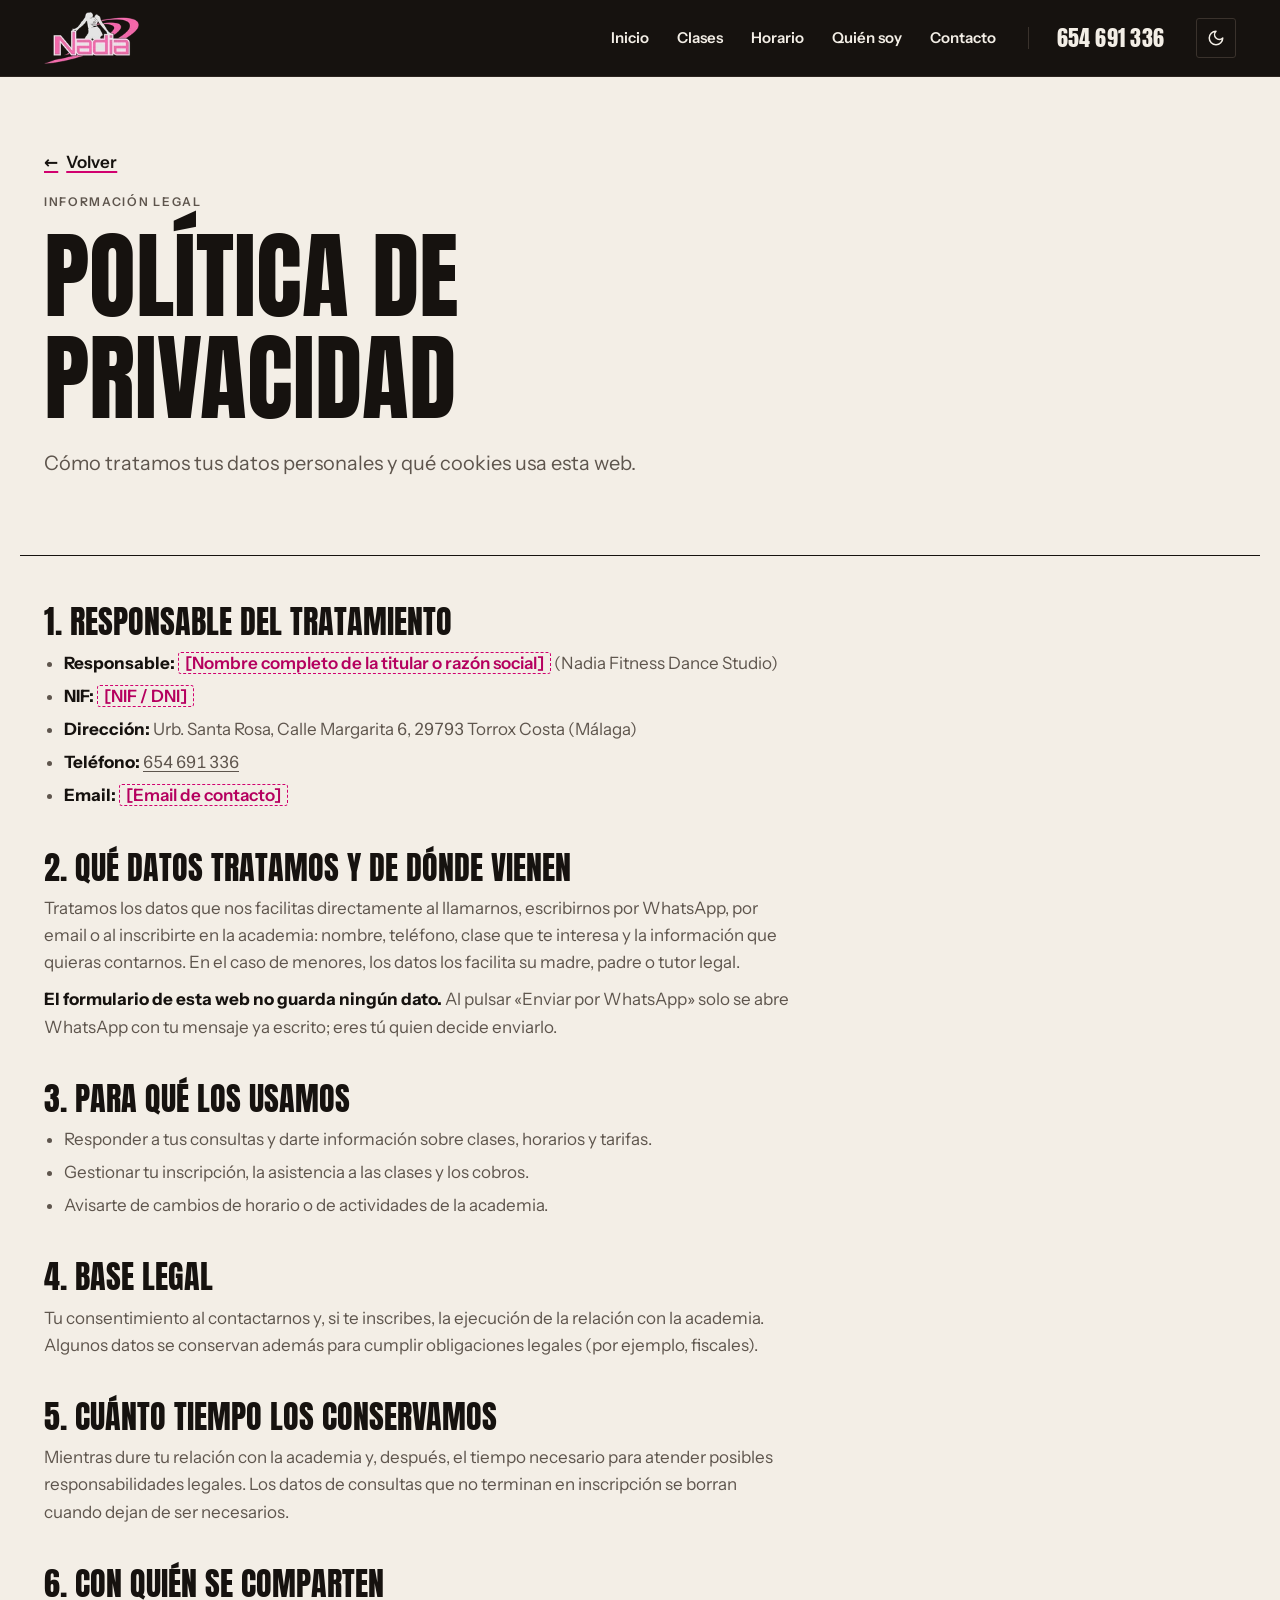
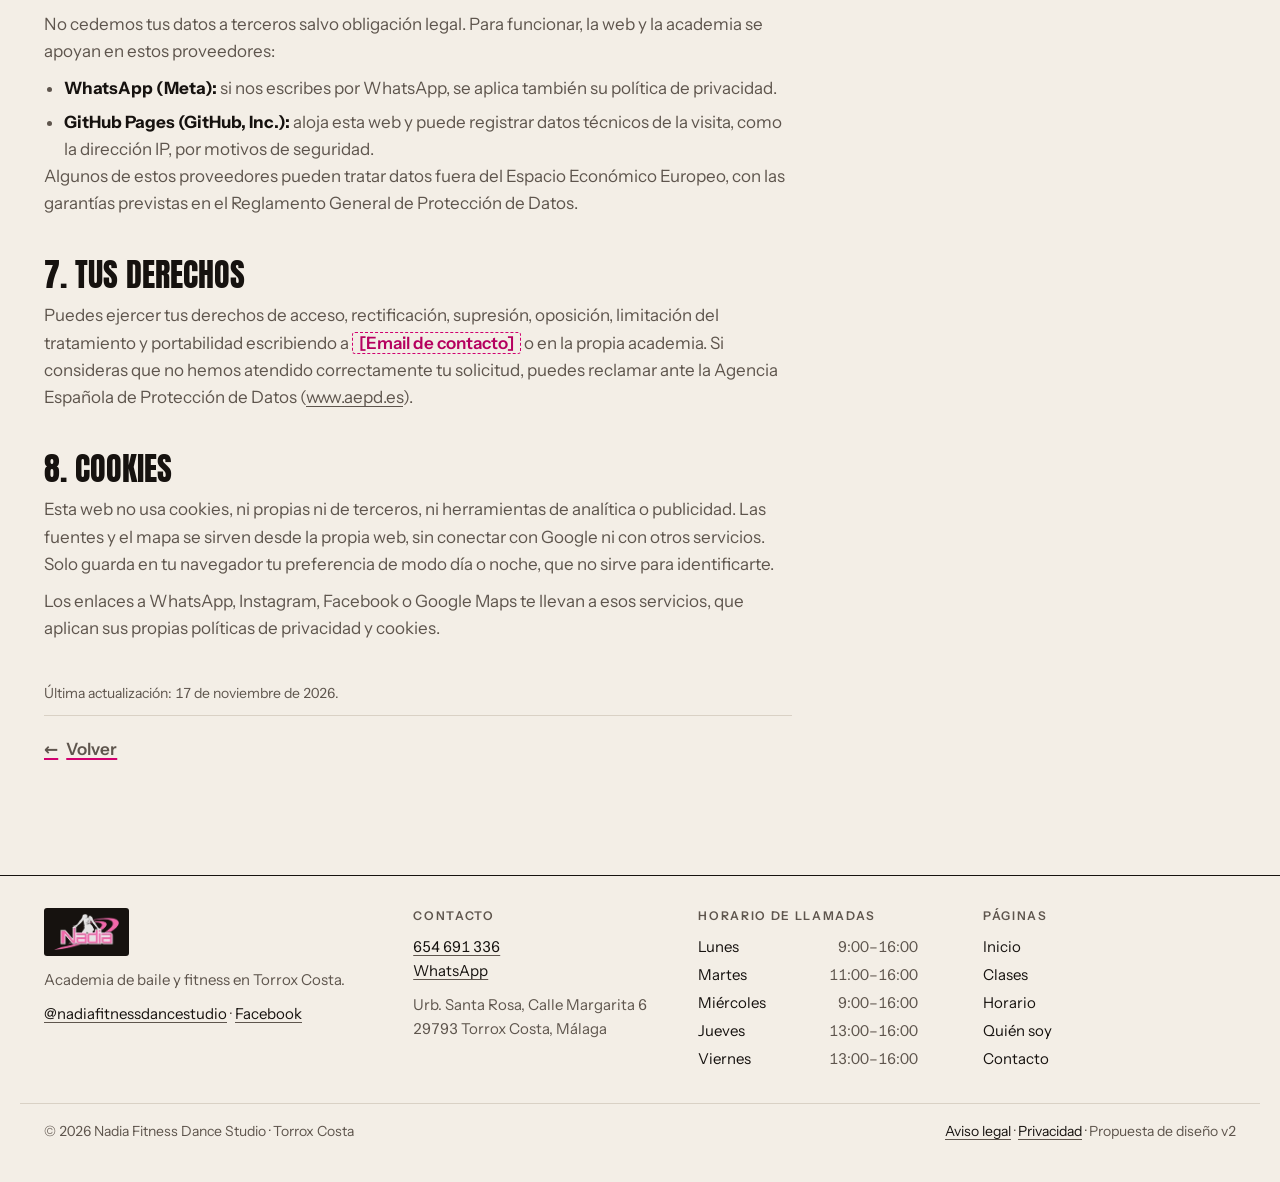
<file: privacidad/index.html>
<!doctype html>
<html lang="es"><head>
<meta charset="utf-8">
<meta name="viewport" content="width=device-width, initial-scale=1">
<title>Política de privacidad · Nadia Fitness Dance Studio</title>
<meta name="description" content="Cómo tratamos tus datos personales y qué cookies usa esta web.">
<!-- Design proposal: remove this line when this site replaces the live one -->
<meta name="robots" content="noindex">
<link rel="canonical" href="https://negimaru.github.io/nadia-fitness-alt/privacidad/">
<meta property="og:type" content="website">
<meta property="og:locale" content="es_ES">
<meta property="og:site_name" content="Nadia Fitness Dance Studio">
<meta property="og:title" content="Política de privacidad · Nadia Fitness Dance Studio">
<meta property="og:description" content="Cómo tratamos tus datos personales y qué cookies usa esta web.">
<meta property="og:url" content="https://negimaru.github.io/nadia-fitness-alt/privacidad/">
<meta property="og:image" content="https://negimaru.github.io/nadia-fitness-alt/assets/img/og-nadia-fitness.jpg">
<meta property="og:image:width" content="1200">
<meta property="og:image:height" content="630">
<meta property="og:image:alt" content="Logotipo de Nadia Fitness Dance Studio sobre bailarines">
<meta name="twitter:card" content="summary_large_image">
<meta name="theme-color" content="#F3EEE6" media="(prefers-color-scheme: light)">
<meta name="theme-color" content="#16120F" media="(prefers-color-scheme: dark)">
<link rel="icon" href="../assets/img/favicon.svg?v=2" type="image/svg+xml">
<link rel="apple-touch-icon" href="../assets/img/apple-touch-icon.png">
<link rel="manifest" href="../site.webmanifest">
<script>document.documentElement.classList.add("js");try{var t=localStorage.getItem("nf2-theme");if(t)document.documentElement.setAttribute("data-theme",t)}catch(e){}</script>
<link rel="preload" href="../assets/fonts/anton-normal-latin.woff2" as="font" type="font/woff2" crossorigin="">
<link rel="preload" href="../assets/fonts/instrument-sans-normal-latin.woff2" as="font" type="font/woff2" crossorigin="">
<link rel="stylesheet" href="../assets/css/site.css?v=12">
<script src="../assets/js/data.js?v=1" defer=""></script>
<script src="../assets/js/app.js?v=5" defer=""></script>
<script type="application/ld+json">{"@context":"https://schema.org","@type":"SportsActivityLocation","name":"Nadia Fitness Dance Studio","description":"Academia de baile y fitness en Torrox Costa: grupos de dance por niveles, Fitdance, PowerHIIT y Aquafitness.","url":"https://negimaru.github.io/nadia-fitness-alt/","telephone":"+34654691336","image":"https://negimaru.github.io/nadia-fitness-alt/assets/img/og-nadia-fitness.jpg","address":{"@type":"PostalAddress","streetAddress":"Urb. Santa Rosa, Calle Margarita 6","postalCode":"29793","addressLocality":"Torrox Costa","addressRegion":"Málaga","addressCountry":"ES"},"geo":{"@type":"GeoCoordinates","latitude":36.734952643097586,"longitude":-3.973681796403784},"hasMap":"https://maps.app.goo.gl/jp69zpacG6Zni4Du5","areaServed":["Torrox","Torrox Costa","Nerja","Algarrobo"],"sameAs":["https://www.instagram.com/nadiafitnessdancestudio/","https://www.facebook.com/profile.php?id=61571423443783"],"openingHoursSpecification":[{"@type":"OpeningHoursSpecification","dayOfWeek":["Monday","Tuesday","Wednesday","Thursday","Friday"],"opens":"09:30","closes":"21:30"}],"makesOffer":[{"@type":"Offer","itemOffered":{"@type":"Service","name":"Grupo Dance Baby","description":"Los más pequeños de la academia se inician en el baile jugando: ritmo, coordinación y sus primeras coreografías en grupo."}},{"@type":"Offer","itemOffered":{"@type":"Service","name":"Grupo Dance Intermedio","description":"Dos grupos, Intermedio 1 e Intermedio 2, para quien ya tiene base y quiere seguir progresando en técnica y coreografía."}},{"@type":"Offer","itemOffered":{"@type":"Service","name":"Grupo Dance Avanzado","description":"Coreografías más exigentes para quien ya domina la base y quiere ir un paso más allá."}},{"@type":"Offer","itemOffered":{"@type":"Service","name":"WeDance Grupo Adulto","description":"Baile en grupo para adultos. Aprende coreografías, muévete y pásalo bien sin necesidad de experiencia previa."}},{"@type":"Offer","itemOffered":{"@type":"Service","name":"Fitdance","description":"Clase dirigida que mezcla fitness y baile: cardio a ritmo de coreografía para sudar sin darte cuenta."}},{"@type":"Offer","itemOffered":{"@type":"Service","name":"PowerHIIT","description":"Entrenamiento funcional de alta intensidad por intervalos. Tienes grupo de mañana y de tarde para encajarlo en tu semana."}},{"@type":"Offer","itemOffered":{"@type":"Service","name":"Aquafitness","description":"Ejercicio en el agua, en piscina exterior: trabajo cardiovascular y de tono muscular con bajo impacto en las articulaciones."}}]}</script></head>
<body data-page="privacidad">
<a class="skip" href="#main">Saltar al contenido</a>
<header class="band" data-layout="header"><div class="wrap band-in"><a class="brand" href="../"><img src="../assets/img/logo-280.webp" srcset="../assets/img/logo-140.webp 140w, ../assets/img/logo-200.webp 200w, ../assets/img/logo-280.webp 280w, ../assets/img/logo-340.webp 340w, ../assets/img/logo-400.webp 400w" sizes="95px" alt="Nadia Fitness Dance Studio, inicio" width="110" height="60"></a><nav class="nav" aria-label="Principal"><button class="burger" type="button" aria-expanded="false" aria-controls="menu" aria-label="Abrir menú"><span></span><span></span><span></span></button><ul id="menu"><li><a href="../"><span class="n n-blank" aria-hidden="true">00</span>Inicio</a></li><li><a href="../clases/"><span class="n" aria-hidden="true">01</span>Clases</a></li><li><a href="../horario/"><span class="n" aria-hidden="true">02</span>Horario</a></li><li><a href="../quien-soy/"><span class="n" aria-hidden="true">03</span>Quién soy</a></li><li><a href="../contacto/"><span class="n" aria-hidden="true">04</span>Contacto</a></li><li class="menu-phone"><a href="tel:+34654691336">654 691 336</a></li></ul></nav><a class="band-phone" href="tel:+34654691336">654 691 336</a><button class="theme" type="button" aria-label="Cambiar a modo oscuro"><span class="i-moon"><svg viewBox="0 0 24 24" fill="none" stroke="currentColor" stroke-width="2" stroke-linecap="round" stroke-linejoin="round" aria-hidden="true"><path d="M12 3a6 6 0 0 0 9 9 9 9 0 1 1-9-9Z"></path></svg></span><span class="i-sun"><svg viewBox="0 0 24 24" fill="none" stroke="currentColor" stroke-width="2" stroke-linecap="round" stroke-linejoin="round" aria-hidden="true"><circle cx="12" cy="12" r="4"></circle><path d="M12 2v2M12 20v2M4.93 4.93l1.41 1.41M17.66 17.66l1.41 1.41M2 12h2M20 12h2M6.34 17.66l-1.41 1.41M19.07 4.93l-1.41 1.41"></path></svg></span></button></div></header>
<main id="main">
<section class="page-hero wrap">
<p class="back"><a class="back-link" href="../" data-back=""><span aria-hidden="true">←</span> Volver</a></p>
<p class="label">Información legal</p>
<h1>Política de privacidad</h1>
<p class="lead">Cómo tratamos tus datos personales y qué cookies usa esta web.</p>
</section>
<section class="wrap sec-plain prose">
<h2>1. Responsable del tratamiento</h2>
<ul>
<li><b>Responsable:</b> <span data-bind="owner.name" class="ph-mark">[Nombre completo de la titular o razón social]</span> (Nadia Fitness Dance Studio)</li>
<li><b>NIF:</b> <span data-bind="owner.nif" class="ph-mark">[NIF / DNI]</span></li>
<li><b>Dirección:</b> <span data-bind="address">Urb. Santa Rosa, Calle Margarita 6, 29793 Torrox Costa (Málaga)</span></li>
<li><b>Teléfono:</b> <a data-href="tel" href="tel:+34654691336"><span data-bind="phone">654 691 336</span></a></li>
<li><b>Email:</b> <span data-bind="owner.email" class="ph-mark">[Email de contacto]</span></li>
</ul>
<h2>2. Qué datos tratamos y de dónde vienen</h2>
<p>Tratamos los datos que nos facilitas directamente al llamarnos, escribirnos por WhatsApp, por email o al inscribirte en la academia: nombre, teléfono, clase que te interesa y la información que quieras contarnos. En el caso de menores, los datos los facilita su madre, padre o tutor legal.</p>
<p><b>El formulario de esta web no guarda ningún dato.</b> Al pulsar «Enviar por WhatsApp» solo se abre WhatsApp con tu mensaje ya escrito; eres tú quien decide enviarlo.</p>
<h2>3. Para qué los usamos</h2>
<ul>
<li>Responder a tus consultas y darte información sobre clases, horarios y tarifas.</li>
<li>Gestionar tu inscripción, la asistencia a las clases y los cobros.</li>
<li>Avisarte de cambios de horario o de actividades de la academia.</li>
</ul>
<h2>4. Base legal</h2>
<p>Tu consentimiento al contactarnos y, si te inscribes, la ejecución de la relación con la academia. Algunos datos se conservan además para cumplir obligaciones legales (por ejemplo, fiscales).</p>
<h2>5. Cuánto tiempo los conservamos</h2>
<p>Mientras dure tu relación con la academia y, después, el tiempo necesario para atender posibles responsabilidades legales. Los datos de consultas que no terminan en inscripción se borran cuando dejan de ser necesarios.</p>
<h2>6. Con quién se comparten</h2>
<p>No cedemos tus datos a terceros salvo obligación legal. Para funcionar, la web y la academia se apoyan en estos proveedores:</p>
<ul>
<li><b>WhatsApp (Meta):</b> si nos escribes por WhatsApp, se aplica también su política de privacidad.</li>
<li><b>GitHub Pages (GitHub, Inc.):</b> aloja esta web y puede registrar datos técnicos de la visita, como la dirección IP, por motivos de seguridad.</li>
</ul>
<p>Algunos de estos proveedores pueden tratar datos fuera del Espacio Económico Europeo, con las garantías previstas en el Reglamento General de Protección de Datos.</p>
<h2>7. Tus derechos</h2>
<p>Puedes ejercer tus derechos de acceso, rectificación, supresión, oposición, limitación del tratamiento y portabilidad escribiendo a <span data-bind="owner.email" class="ph-mark">[Email de contacto]</span> o en la propia academia. Si consideras que no hemos atendido correctamente tu solicitud, puedes reclamar ante la Agencia Española de Protección de Datos (<a href="https://www.aepd.es" rel="noopener">www.aepd.es</a>).</p>
<h2>8. Cookies</h2>
<p>Esta web no usa cookies, ni propias ni de terceros, ni herramientas de analítica o publicidad. Las fuentes y el mapa se sirven desde la propia web, sin conectar con Google ni con otros servicios. Solo guarda en tu navegador tu preferencia de modo día o noche, que no sirve para identificarte.</p>
<p>Los enlaces a WhatsApp, Instagram, Facebook o Google Maps te llevan a esos servicios, que aplican sus propias políticas de privacidad y cookies.</p>
<p class="small">Última actualización: <span data-bind="legalUpdated">17 de noviembre de 2026</span>.</p>
<p class="back back-end"><a class="back-link" href="../" data-back=""><span aria-hidden="true">←</span> Volver</a></p>
</section>
</main>
<footer class="foot" data-layout="footer"><div class="wrap foot-grid"><div><img class="foot-logo" src="../assets/img/logo-280.webp" srcset="../assets/img/logo-140.webp 140w, ../assets/img/logo-200.webp 200w, ../assets/img/logo-280.webp 280w, ../assets/img/logo-340.webp 340w, ../assets/img/logo-400.webp 400w" sizes="95px" alt="" width="110" height="60" loading="lazy"><p>Academia de baile y fitness en Torrox Costa.</p><p><a href="https://www.instagram.com/nadiafitnessdancestudio/" rel="noopener">@nadiafitnessdancestudio</a> · <a href="https://www.facebook.com/profile.php?id=61571423443783" rel="noopener">Facebook</a></p></div><div><h2 class="label">Contacto</h2><p><a href="tel:+34654691336">654 691 336</a><br><a href="https://wa.me/34654691336?text=%C2%A1Hola!%20Quiero%20informaci%C3%B3n%20sobre%20las%20clases." target="_blank" rel="noopener">WhatsApp<span class="sr-only"> (se abre en otra pestaña)</span></a></p><p>Urb. Santa Rosa, Calle Margarita 6<br>29793 Torrox Costa, Málaga</p></div><div><h2 class="label">Horario de llamadas</h2><ul class="foot-calls"><li><span>Lunes</span><span>9:00–16:00</span></li><li><span>Martes</span><span>11:00–16:00</span></li><li><span>Miércoles</span><span>9:00–16:00</span></li><li><span>Jueves</span><span>13:00–16:00</span></li><li><span>Viernes</span><span>13:00–16:00</span></li></ul></div><div><h2 class="label">Páginas</h2><ul class="foot-pages"><li><a href="../">Inicio</a></li><li><a href="../clases/">Clases</a></li><li><a href="../horario/">Horario</a></li><li><a href="../quien-soy/">Quién soy</a></li><li><a href="../contacto/">Contacto</a></li></ul></div></div><div class="wrap foot-legal"><p>© <span>2026</span> Nadia Fitness Dance Studio · Torrox Costa</p><p><a href="../aviso-legal/">Aviso legal</a> · <a href="../privacidad/">Privacidad</a> · Propuesta de diseño v2</p></div></footer><nav class="callbar" aria-label="Contacto rápido"><a class="callbar-call" href="tel:+34654691336"><svg viewBox="0 0 24 24" fill="none" stroke="currentColor" stroke-width="2" stroke-linecap="round" stroke-linejoin="round" aria-hidden="true"><path d="M22 16.92v3a2 2 0 0 1-2.18 2 19.79 19.79 0 0 1-8.63-3.07 19.5 19.5 0 0 1-6-6 19.79 19.79 0 0 1-3.07-8.67A2 2 0 0 1 4.11 2h3a2 2 0 0 1 2 1.72 12.84 12.84 0 0 0 .7 2.81 2 2 0 0 1-.45 2.11L8.09 9.91a16 16 0 0 0 6 6l1.27-1.27a2 2 0 0 1 2.11-.45 12.84 12.84 0 0 0 2.81.7A2 2 0 0 1 22 16.92z"></path></svg>Llamar</a><a class="callbar-wa" href="https://wa.me/34654691336?text=%C2%A1Hola!%20Quiero%20informaci%C3%B3n%20sobre%20las%20clases." target="_blank" rel="noopener">WhatsApp<span class="sr-only"> (se abre en otra pestaña)</span></a></nav>
</body></html>
</file>
<file: assets/css/site.css>
/* Self-hosted Google Fonts (SIL Open Font License 1.1): Anton, Instrument Sans. Subsets: latin, latin-ext. */
/* latin-ext */
@font-face {
  font-family: 'Anton';
  font-style: normal;
  font-weight: 400;
  font-display: swap;
  src: url(../fonts/anton-normal-latin-ext.woff2) format('woff2');
  unicode-range: U+0100-02BA, U+02BD-02C5, U+02C7-02CC, U+02CE-02D7, U+02DD-02FF, U+0304, U+0308, U+0329, U+1D00-1DBF, U+1E00-1E9F, U+1EF2-1EFF, U+2020, U+20A0-20AB, U+20AD-20C4, U+2113, U+2C60-2C7F, U+A720-A7FF;
}
/* latin */
@font-face {
  font-family: 'Anton';
  font-style: normal;
  font-weight: 400;
  font-display: swap;
  src: url(../fonts/anton-normal-latin.woff2) format('woff2');
  unicode-range: U+0000-00FF, U+0131, U+0152-0153, U+02BB-02BC, U+02C6, U+02DA, U+02DC, U+0304, U+0308, U+0329, U+2000-206F, U+20AC, U+2122, U+2191, U+2193, U+2212, U+2215, U+FEFF, U+FFFD;
}
/* latin-ext */
@font-face {
  font-family: 'Instrument Sans';
  font-style: italic;
  font-weight: 400 700;
  font-stretch: 100%;
  font-display: swap;
  src: url(../fonts/instrument-sans-italic-latin-ext.woff2) format('woff2');
  unicode-range: U+0100-02BA, U+02BD-02C5, U+02C7-02CC, U+02CE-02D7, U+02DD-02FF, U+0304, U+0308, U+0329, U+1D00-1DBF, U+1E00-1E9F, U+1EF2-1EFF, U+2020, U+20A0-20AB, U+20AD-20C4, U+2113, U+2C60-2C7F, U+A720-A7FF;
}
/* latin */
@font-face {
  font-family: 'Instrument Sans';
  font-style: italic;
  font-weight: 400 700;
  font-stretch: 100%;
  font-display: swap;
  src: url(../fonts/instrument-sans-italic-latin.woff2) format('woff2');
  unicode-range: U+0000-00FF, U+0131, U+0152-0153, U+02BB-02BC, U+02C6, U+02DA, U+02DC, U+0304, U+0308, U+0329, U+2000-206F, U+20AC, U+2122, U+2191, U+2193, U+2212, U+2215, U+FEFF, U+FFFD;
}
/* latin-ext */
@font-face {
  font-family: 'Instrument Sans';
  font-style: normal;
  font-weight: 400 700;
  font-stretch: 100%;
  font-display: swap;
  src: url(../fonts/instrument-sans-normal-latin-ext.woff2) format('woff2');
  unicode-range: U+0100-02BA, U+02BD-02C5, U+02C7-02CC, U+02CE-02D7, U+02DD-02FF, U+0304, U+0308, U+0329, U+1D00-1DBF, U+1E00-1E9F, U+1EF2-1EFF, U+2020, U+20A0-20AB, U+20AD-20C4, U+2113, U+2C60-2C7F, U+A720-A7FF;
}
/* latin */
@font-face {
  font-family: 'Instrument Sans';
  font-style: normal;
  font-weight: 400 700;
  font-stretch: 100%;
  font-display: swap;
  src: url(../fonts/instrument-sans-normal-latin.woff2) format('woff2');
  unicode-range: U+0000-00FF, U+0131, U+0152-0153, U+02BB-02BC, U+02C6, U+02DA, U+02DC, U+0304, U+0308, U+0329, U+2000-206F, U+20AC, U+2122, U+2191, U+2193, U+2212, U+2215, U+FEFF, U+FFFD;
}

/* Nadia Fitness Dance Studio — alternative proposal. Rules live in DESIGN.md. */

:root {
  --paper: #F3EEE6; --ink: #16120F; --muted: #5E554D; --rule: #D9D1C5;
  --pink: #D1006F; --pink-text: #B5005F; --on-pink: #FFFFFF;
  --band: #16120F; --band-ink: #F3EEE6; --ok: #2F8F4E;
  --display: "Anton", "Arial Narrow", sans-serif;
  --text: "Instrument Sans", system-ui, sans-serif;
  --wrap: 1240px; --gutter: 24px; --sec: 112px;
  color-scheme: light;
}
/* Dark: follows the OS unless light was chosen with the toggle, or when dark is chosen */
@media (prefers-color-scheme: dark) {
  :root:not([data-theme="light"]) {
    --paper: #16120F; --ink: #F3EEE6; --muted: #A89E93; --rule: #3A322C;
    --pink: #FF4FA3; --pink-text: #FF4FA3; --on-pink: #16120F;
    color-scheme: dark;
  }
}
:root[data-theme="dark"] {
  --paper: #16120F; --ink: #F3EEE6; --muted: #A89E93; --rule: #3A322C;
  --pink: #FF4FA3; --pink-text: #FF4FA3; --on-pink: #16120F;
  color-scheme: dark;
}

/* ---------- Base ---------- */
*, *::before, *::after { box-sizing: border-box; }
html { scroll-behavior: smooth; scroll-padding-top: 88px; }
body { margin: 0; background: var(--paper); color: var(--ink); font: 400 17px/1.6 var(--text); font-variant-numeric: tabular-nums; -webkit-font-smoothing: antialiased; }
img { max-width: 100%; height: auto; display: block; }
a { color: inherit; text-decoration-thickness: 1px; text-underline-offset: 3px; }
a:hover { color: var(--pink-text); }
:focus-visible { outline: 2px solid var(--pink); outline-offset: 3px; }
h1, h2, h3 { margin: 0; font-weight: 400; }
p { margin: 0; }
.sr-only { position: absolute; width: 1px; height: 1px; overflow: hidden; clip: rect(0 0 0 0); white-space: nowrap; }
.skip { position: absolute; left: -9999px; }
.skip:focus { left: 16px; top: 16px; z-index: 50; background: var(--pink); color: var(--on-pink); padding: 10px 14px; }
@media (prefers-reduced-motion: reduce) { html { scroll-behavior: auto; } .live { animation: none !important; } }

.wrap { max-width: var(--wrap); margin: 0 auto; padding: 0 var(--gutter); }
.label { font: 600 12px/1.4 var(--text); letter-spacing: .14em; text-transform: uppercase; color: var(--muted); }
.dot { display: inline-block; width: 10px; height: 10px; border-radius: 50%; flex: none; }
.dot-dance { background: var(--pink); }
.dot-fit { border: 2px solid var(--ink); }
.link-cta { display: inline-flex; gap: 8px; font-weight: 600; font-size: 18px; text-decoration: underline; text-decoration-color: var(--pink); text-decoration-thickness: 2px; }

/* ---------- Header band (always dark: the logo is drawn for black) ---------- */
.band { position: sticky; top: 0; z-index: 20; min-height: 77px; background: var(--band); color: var(--band-ink); border-bottom: 1px solid #2b241f; } /* min-height reserves space before app.js fills it */
.band-in { display: flex; align-items: center; gap: 32px; height: 76px; }
.brand img { height: 52px; width: auto; }
.band nav { margin-left: auto; }
.band .n, .menu-phone, .burger { display: none; }
.band ul { display: flex; gap: 28px; list-style: none; margin: 0; padding: 0; }
.band nav a, .band-phone { color: var(--band-ink); text-decoration: none; font-weight: 600; font-size: 15px; }
.band nav a:hover { color: #FF4FA3; }
.band-phone { font: 400 22px/1 var(--display); letter-spacing: .01em; padding-left: 28px; border-left: 1px solid #3a322c; }
.band-phone:hover { color: #FF4FA3; }
.band nav a[aria-current="page"] { color: #FF4FA3; }
html:not(.js) .theme { display: none; }
.theme { width: 40px; height: 40px; display: grid; place-items: center; flex: none; background: transparent; color: var(--band-ink); border: 1px solid #3a322c; border-radius: 3px; cursor: pointer; }
.theme:hover { border-color: var(--band-ink); }
.theme svg { width: 18px; height: 18px; display: block; }
.theme .i-sun, [data-theme="dark"] .theme .i-moon { display: none; }
[data-theme="dark"] .theme .i-sun { display: block; }

/* ---------- Hero: headline left, live board right ---------- */
.hero { display: grid; grid-template-columns: minmax(0, 7fr) minmax(0, 5fr); gap: 64px; align-items: end; padding-top: 88px; padding-bottom: var(--sec); }
.hero h1 { font: 400 112px/1.06 var(--display); text-transform: uppercase; margin: 16px 0 28px; letter-spacing: .005em; }
.hero h1 em { font-style: normal; color: var(--pink); }
.lead { font-size: 20px; line-height: 1.55; color: var(--muted); max-width: 34ch; margin-bottom: 28px; }

.today { border-top: 4px solid var(--pink); padding-top: 18px; }
.today .label { display: flex; align-items: center; gap: 8px; }
.live { width: 8px; height: 8px; border-radius: 50%; background: var(--pink); animation: pulse 2s ease-in-out 2; } /* stops after 4s (WCAG 2.2.2) */
@keyframes pulse { 50% { opacity: .25; } }
.today-date { font: 400 44px/1.1 var(--display); text-transform: uppercase; margin: 10px 0 14px; }
.today-list { list-style: none; margin: 0; padding: 0; }
.today-list li { display: grid; grid-template-columns: 112px 1fr auto; gap: 12px; align-items: baseline; padding: 12px 0; border-top: 1px solid var(--rule); }
.today-list time { font-weight: 600; white-space: nowrap; }
.today-list .t-name { font-weight: 600; }
.today-list .t-note { display: block; font-size: 14px; color: var(--muted); font-weight: 400; }
.today-list .t-state { font: 600 11px/1 var(--text); letter-spacing: .12em; text-transform: uppercase; padding: 5px 8px; border: 1px solid var(--ink); border-radius: 3px; }
.today-list li.is-now .t-state { background: var(--pink); border-color: var(--pink); color: var(--on-pink); }
.today-list li.is-past { color: var(--muted); }
.today-list li.is-past .t-state { border-color: var(--rule); }
.today-list .today-fallback { display: block; color: var(--muted); }
.today-foot { margin-top: 14px; border-top: 1px solid var(--rule); padding-top: 12px; font-weight: 600; }

/* Wide photo plate between sections */
.banner { margin: 0 auto var(--sec); }
.banner img { width: 100%; aspect-ratio: 16 / 5; object-fit: cover; object-position: 50% 40%; border-radius: 4px; }
.banner-end { margin-top: var(--sec); margin-bottom: 0; }
@media (max-width: 860px) { .banner img { aspect-ratio: auto; } }

/* ---------- Numbered sections ---------- */
.sec { display: grid; grid-template-columns: minmax(0, 3fr) minmax(0, 9fr); gap: var(--gutter); padding-top: 28px; padding-bottom: var(--sec); position: relative; }
.sec::before { content: ""; position: absolute; left: var(--gutter); right: var(--gutter); top: 0; border-top: 1px solid var(--ink); }
.sec-label { position: sticky; top: 104px; align-self: start; display: grid; gap: 10px; padding-right: 24px; }
.sec-label h2 { font: 400 72px/1 var(--display); text-transform: uppercase; }
.sec-label p { color: var(--muted); font-size: 15px; max-width: 26ch; }
.sec-label > .label:first-child, .page-hero > .label:first-child, .page-hero-split .label:first-child { color: var(--pink-text); }
.sec-label .legend { display: flex; gap: 16px; font-weight: 600; color: var(--ink); }
.sec-label .legend > span { display: inline-flex; align-items: center; gap: 8px; }

/* Classes: ruled list */
.cl-list { list-style: none; margin: 0; padding: 0; }
.cl-row { display: grid; grid-template-columns: 48px minmax(0, 1fr) minmax(0, 280px); gap: 20px; align-items: start; padding: 22px 0; border-bottom: 1px solid var(--rule); }
.cl-row:first-child { padding-top: 6px; }
.cl-num { font-weight: 600; color: var(--muted); padding-top: 10px; }
.cl-name { font: 400 40px/1.1 var(--display); text-transform: uppercase; display: flex; align-items: center; gap: 12px; transition: color .15s; }
.cl-row:hover .cl-name { color: var(--pink-text); }
.cl-desc { color: var(--muted); margin-top: 8px; max-width: 52ch; font-size: 16px; }
.cl-meta { padding-top: 6px; }
.cl-aud { font: 600 12px/1.4 var(--text); letter-spacing: .1em; text-transform: uppercase; color: var(--pink-text); }
.cl-when { display: grid; gap: 2px; margin-top: 6px; font-size: 15px; }
.cl-when b { font-weight: 600; }
.cl-name a { text-decoration: none; }

/* Timetable */
.tt { width: 100%; border-collapse: collapse; table-layout: fixed; }
.tt thead th { font: 400 26px/1 var(--display); text-transform: uppercase; text-align: left; padding: 0 12px 14px; border-bottom: 2px solid var(--ink); }
.tt thead td { width: 104px; border-bottom: 2px solid var(--ink); }
.tt tbody th { text-align: left; vertical-align: top; font: 600 12px/1.4 var(--text); letter-spacing: .12em; text-transform: uppercase; color: var(--muted); padding: 16px 12px 16px 0; }
.tt td { vertical-align: top; padding: 14px 12px; border-bottom: 1px solid var(--rule); border-left: 1px solid var(--rule); }
.tt ul, .tt-day ul { list-style: none; margin: 0; padding: 0; display: grid; gap: 10px; }
.tt-item { font-size: 14px; line-height: 1.35; font-weight: 600; padding-left: 12px; border-left: 3px solid var(--pink); }
.tt-item.tt-fit { border-left-color: var(--ink); border-left-style: dashed; } /* fitness: shape, not only colour */
.tt-item time { display: block; font-weight: 500; color: var(--muted); font-size: 13px; }
.tt-item small { display: block; font-weight: 400; color: var(--muted); font-size: 12px; }
.tt-days { display: none; }

/* Nadia */
.nadia { display: grid; grid-template-columns: minmax(0, 4fr) minmax(0, 5fr); gap: 48px; align-items: start; }
.nadia-photo { border-radius: 4px; aspect-ratio: 4 / 5; object-fit: cover; object-position: 50% 20%; width: 100%; }
.nadia .big { font-size: 26px; line-height: 1.4; margin-bottom: 18px; }
.nadia p:not(.big) { color: var(--muted); }
.rating { margin-top: 28px; padding-top: 16px; border-top: 1px solid var(--rule); font-size: 17px; }
.rating a { text-decoration: none; }
.rating b { font: 400 34px/1 var(--display); margin-right: 6px; }
.rating span[aria-hidden] { color: var(--pink); letter-spacing: 2px; }

/* Join */
.steps { list-style: none; counter-reset: s; margin: 0 0 40px; padding: 0; display: grid; grid-template-columns: repeat(3, minmax(0, 1fr)); gap: 24px; }
.steps li { counter-increment: s; border-top: 1px solid var(--rule); padding-top: 14px; color: var(--muted); }
.steps li::before { content: "0" counter(s); display: block; font: 600 12px/1 var(--text); letter-spacing: .14em; color: var(--pink-text); margin-bottom: 10px; }
.steps b { color: var(--ink); }
.phone-xl { display: block; font: 400 clamp(64px, 12vw, 168px)/.9 var(--display); letter-spacing: .005em; text-decoration: none; color: var(--ink); margin: 0 0 40px; }
.phone-xl:hover { color: var(--pink); }
.join-grid { display: grid; grid-template-columns: 1fr 1fr; gap: 48px; margin-bottom: 40px; }
.join-grid .label { margin: 0 0 10px; }
.join-grid .label:not(:first-child) { margin-top: 24px; }
.calls { border-collapse: collapse; width: 100%; max-width: 360px; }
.calls th, .calls td { text-align: left; padding: 8px 0; border-bottom: 1px solid var(--rule); font-weight: 400; }
.calls th { font-weight: 600; }
address { font-style: normal; }
.map { position: relative; margin: 0; aspect-ratio: 16 / 7; border-radius: 4px; overflow: hidden; border: 1px solid var(--rule); }
.map a { position: absolute; inset: 0; text-decoration: none; }
.map img { width: 100%; height: 100%; object-fit: cover; filter: grayscale(1) contrast(1.05); }
.map-pin { position: absolute; left: 50%; top: 50%; width: 22px; height: 22px; margin: -22px 0 0 -11px; background: var(--pink); border: 3px solid #fff; border-radius: 50% 50% 50% 0; transform: rotate(-45deg); }
.map-go { position: absolute; right: 16px; bottom: 16px; background: var(--band); color: var(--band-ink); padding: 8px 14px; font-weight: 600; border-radius: 3px; }
.map figcaption { position: absolute; left: 0; bottom: 0; font-size: 11px; padding: 2px 8px; background: rgba(255,255,255,.8); color: #333; }

/* Footer */
.foot { border-top: 1px solid var(--ink); margin-top: var(--sec); font-size: 15px; color: var(--muted); }
.foot-grid { display: grid; grid-template-columns: minmax(0, 4fr) repeat(3, minmax(0, 3fr)); gap: 32px; padding-top: 32px; padding-bottom: 32px; }
.foot-grid .label { margin-bottom: 10px; }
.foot-grid p + p { margin-top: 10px; }
.foot-logo { height: 48px; width: auto; background: var(--band); padding: 6px 10px; border-radius: 3px; margin-bottom: 12px; }
.foot-calls, .foot-pages { list-style: none; margin: 0; padding: 0; display: grid; gap: 4px; }
.foot-calls li { display: flex; justify-content: space-between; gap: 12px; max-width: 220px; }
.foot-calls li span:first-child { color: var(--ink); }
.foot a { color: var(--ink); text-decoration: none; }
.foot p a { text-decoration: underline; text-decoration-color: var(--muted); text-underline-offset: 3px; } /* links inside text must not rely on colour */
.foot a:hover { color: var(--pink-text); }
.foot-legal { display: flex; flex-wrap: wrap; justify-content: space-between; gap: 8px 24px; padding-top: 16px; padding-bottom: 40px; border-top: 1px solid var(--rule); font-size: 14px; }

/* ---------- Inner pages ---------- */
.page-hero { padding-top: 72px; padding-bottom: 48px; border-bottom: 1px solid var(--ink); }
.page-hero h1 { font: 400 96px/1.06 var(--display); text-transform: uppercase; margin: 14px 0 20px; max-width: 14ch; }
.page-hero h1 em { font-style: normal; color: var(--pink); }
.page-hero .lead { max-width: 52ch; }
.page-hero .legend { display: flex; gap: 16px; font-weight: 600; }
.page-hero .legend > span { display: inline-flex; align-items: center; gap: 8px; }
.page-hero-split { display: grid; grid-template-columns: minmax(0, 7fr) minmax(0, 5fr); gap: 64px; align-items: end; }
.sec-plain { padding-top: 48px; }
.link-quiet { text-decoration-color: var(--rule); }

/* Class detail */
.cd-list { padding-top: 8px; }
.cd { display: grid; grid-template-columns: 48px minmax(0, 1fr) minmax(0, 420px); gap: 28px; align-items: start; padding: 40px 0; border-bottom: 1px solid var(--rule); scroll-margin-top: 96px; }
.cd-num { font-weight: 600; color: var(--muted); padding-top: 6px; }
.cd-name { font: 400 56px/1.06 var(--display); text-transform: uppercase; display: flex; align-items: center; gap: 14px; margin: 8px 0 14px; }
.cd-desc { color: var(--muted); max-width: 56ch; }
.cd-when { list-style: none; margin: 18px 0 0; padding: 0; display: grid; gap: 4px; font-weight: 600; }
.cd-actions { display: flex; flex-wrap: wrap; gap: 24px; margin-top: 22px; }
.cd-photo { width: 100%; aspect-ratio: 8 / 5; object-fit: cover; object-position: 50% 25%; border-radius: 4px; }
.cd-photo.is-placeholder { filter: none; border: 1px solid var(--rule); }

/* About: plain list */
.nadia-sub { margin-top: 36px; }
.notfound-links { max-width: 560px; margin-top: 24px; }
.plain-list { list-style: none; margin: 10px 0 0; padding: 0; }
.plain-list li { display: flex; justify-content: space-between; gap: 16px; padding: 10px 0; border-top: 1px solid var(--rule); }
.plain-list a { font-weight: 600; text-decoration: none; }
.plain-list span { color: var(--muted); font-size: 15px; text-align: right; }

/* Timetable filters */
.filters { display: flex; flex-wrap: wrap; gap: 6px; margin-bottom: 20px; }
.filter { appearance: none; cursor: pointer; display: inline-flex; align-items: center; gap: 8px; padding: 7px 12px; background: transparent; color: var(--ink); border: 1px solid var(--rule); border-radius: 3px; font: 600 14px/1 var(--text); }
.filter::before { content: ""; width: 8px; height: 8px; border-radius: 50%; background: var(--muted); }
.filter.f-dance::before { background: var(--pink); }
.filter.f-fit::before { background: transparent; border: 2px solid var(--ink); width: 6px; height: 6px; }
.filter:hover { border-color: var(--ink); }
.filter[aria-pressed="true"] { background: var(--ink); color: var(--paper); border-color: var(--ink); }
.filter[aria-pressed="true"].f-fit::before { border-color: var(--paper); }
.timetable .tt-item { transition: opacity .15s; }
.timetable.is-filtering .tt-item:not(.is-on) { opacity: .2; }

/* Call status: is the phone attended right now? */
.call-status { display: flex; flex-wrap: wrap; align-items: center; gap: 6px 10px; margin: 0 0 28px; font-weight: 600; max-width: 62ch; }
.call-dot { width: 10px; height: 10px; border-radius: 50%; background: var(--muted); flex: none; }
.call-status.is-open .call-dot { background: var(--ok); }
.call-status a { color: var(--pink-text); text-decoration: underline; }

/* Timetable day tabs (mobile, JS only) */
.tt-tabs { display: none; }
.print-btn { display: none; }
.js .print-btn { display: inline-flex; }
.print-only { display: none; }

/* Contact */
.join-grid > div .label, .form .label { margin-bottom: 12px; }
.form { display: grid; gap: 14px; align-content: start; }
.field { display: grid; gap: 4px; }
.field label { font-weight: 600; font-size: 15px; }
.field-error { margin: 0; font-weight: 600; font-size: 14px; color: var(--pink-text); }
.field input[aria-invalid="true"] { border-color: var(--pink); border-width: 2px; }
/* Fallback header/footer shown until (or if) app.js renders the real ones */
.nav-fallback { margin-left: auto; display: flex; flex-wrap: wrap; gap: 6px 18px; }
.nav-fallback a { color: var(--band-ink); font-weight: 600; }
.foot-fallback { padding-top: 24px; padding-bottom: 40px; }
.opt { font-weight: 400; color: var(--muted); }
.field input, .field select, .field textarea { min-height: 44px; padding: 8px 12px; background: transparent; color: var(--ink); border: 1px solid var(--muted); border-radius: 3px; font: 400 16px/1.4 var(--text); }
.field select option { color: #16120F; }
.field input:focus, .field select:focus, .field textarea:focus { border-color: var(--ink); outline: 2px solid var(--pink); outline-offset: 1px; }
.btn { justify-self: start; display: inline-flex; align-items: center; min-height: 46px; padding: 0 20px; background: var(--ink); color: var(--paper); border: 0; border-radius: 3px; font: 400 20px/1 var(--display); text-transform: uppercase; letter-spacing: .02em; cursor: pointer; }
.btn:hover { background: var(--pink); color: var(--on-pink); }
.note { font-size: 14px; color: var(--muted); }
.where { display: grid; grid-template-columns: minmax(0, 3fr) minmax(0, 9fr); gap: 32px; margin-bottom: 48px; padding-top: 24px; border-top: 1px solid var(--rule); }
.where .label { margin-bottom: 10px; }

/* Legal */
.back { margin: 0 0 18px; }
.back-end { margin: 48px 0 0; padding-top: 20px; border-top: 1px solid var(--rule); max-width: none; }
.back-link { display: inline-flex; gap: 8px; font-weight: 600; text-decoration: underline; text-decoration-color: var(--pink); text-decoration-thickness: 2px; }
.prose > * { max-width: 68ch; }
.prose h2 { font: 400 32px/1.1 var(--display); text-transform: uppercase; margin: 40px 0 10px; }
.prose h2:first-child { margin-top: 0; }
.prose p, .prose li { color: var(--muted); }
.prose p + p { margin-top: 10px; }
.prose b { color: var(--ink); }
.prose ul { padding-left: 20px; display: grid; gap: 6px; margin: 10px 0 0; }
.prose .small { margin-top: 40px; font-size: 14px; }
.ph-mark { background: transparent; color: var(--pink-text); border: 1px dashed var(--pink); border-radius: 3px; padding: 0 6px; font-weight: 600; }

/* Mobile call bar: the only pink fill on the page */
.callbar { display: none; }

/* ---------- Mobile ---------- */
@media (max-width: 860px) {
  :root { --gutter: 16px; --sec: 64px; }
  html { scroll-padding-top: 72px; scroll-padding-bottom: calc(84px + env(safe-area-inset-bottom)); }
  .band-in { height: 64px; gap: 10px; }
  .brand img { height: 42px; }
  .band-phone { display: none; }
  /* Burger menu: a full-width programme list under the band */
  .burger { display: grid; align-content: center; gap: 5px; width: 44px; height: 44px; padding: 0 11px; background: transparent; border: 1px solid #3a322c; border-radius: 3px; cursor: pointer; }
  .burger span { display: block; height: 2px; background: var(--band-ink); transition: transform .2s, opacity .2s; }
  .burger[aria-expanded="true"] span:nth-child(1) { transform: translateY(7px) rotate(45deg); }
  .burger[aria-expanded="true"] span:nth-child(2) { opacity: 0; }
  .burger[aria-expanded="true"] span:nth-child(3) { transform: translateY(-7px) rotate(-45deg); }
  .band ul { display: none; }
  /* Without JS (pre-rendered page) the burger cannot open: show the links instead */
  html:not(.js) .burger, html:not(.js) .theme { display: none; }
  html:not(.js) .band ul { display: flex; flex-wrap: wrap; gap: 4px 14px; margin-left: auto; font-size: 14px; }
  html:not(.js) .band-in { height: auto; min-height: 64px; padding-top: 8px; padding-bottom: 8px; }
  .band ul.is-open { display: block; position: absolute; top: 64px; left: 0; right: 0; max-height: calc(100vh - 64px); overflow-y: auto; padding: 8px var(--gutter) calc(96px + env(safe-area-inset-bottom)); background: var(--band); border-bottom: 1px solid #2b241f; }
  .band ul.is-open li { border-bottom: 1px solid #2b241f; }
  .band ul.is-open a { display: flex; align-items: baseline; gap: 14px; padding: 14px 0; font: 400 40px/1.1 var(--display); text-transform: uppercase; }
  .band ul.is-open .n { display: inline; font: 600 12px/1 var(--text); letter-spacing: .14em; color: #A89E93; }
  .band ul.is-open .n-blank { visibility: hidden; } /* keeps "Inicio" aligned with the numbered items */
  .band ul.is-open .menu-phone { display: block; border-bottom: 0; margin-top: 12px; }
  .band ul.is-open .menu-phone a { color: #FF4FA3; font-size: 44px; }
  .hero { grid-template-columns: 1fr; gap: 40px; padding-top: 40px; }
  .hero h1 { font-size: 60px; }
  .today-date { font-size: 36px; }
  .today-list li { grid-template-columns: 104px 1fr auto; gap: 8px; }
  .today-list time { font-size: 15px; }
  .sec { grid-template-columns: minmax(0, 1fr); gap: 20px; padding-top: 20px; }
  .sec-label { position: static; padding-right: 0; }
  .sec-label h2 { font-size: 44px; }
  .cl-row { grid-template-columns: 32px minmax(0, 1fr); gap: 4px 12px; }
  .cl-main, .cl-meta { grid-column: 2; }
  .cl-num { grid-row: 1; padding-top: 6px; }
  .cl-name { font-size: 30px; }
  .cl-photo { grid-column: 2; width: 100%; height: 180px; margin-top: 8px; }
  .tt { display: none; }
  .tt-days { display: grid; gap: 28px; }
  .js .tt-tabs { display: grid; grid-template-columns: repeat(5, minmax(0, 1fr)); gap: 4px; position: sticky; top: 64px; z-index: 5; background: var(--paper); padding: 8px 0; margin-bottom: 16px; border-bottom: 2px solid var(--ink); }
  .tt-tab { appearance: none; cursor: pointer; display: grid; justify-items: center; gap: 2px; padding: 8px 2px; background: transparent; color: var(--ink); border: 1px solid var(--rule); border-radius: 3px; font-family: var(--text); }
  .tt-tab b { font: 400 22px/1.1 var(--display); text-transform: uppercase; }
  .tt-tab span { font-size: 11px; color: var(--muted); }
  .tt-tab[aria-selected="true"] { background: var(--ink); color: var(--paper); border-color: var(--ink); }
  .tt-tab[aria-selected="true"] span { color: var(--paper); }
  .js .tt-day { display: none; }
  .js .tt-day.is-active { display: block; }
  .js .timetable.is-filtering .tt-tabs { display: none; }
  .js .timetable.is-filtering .tt-day { display: none; }
  .js .timetable.is-filtering .tt-day.has-on { display: block; }
  .timetable.is-filtering .tt-days .tt-item:not(.is-on) { display: none; }
  .tt-day h3 { font: 400 28px/1.1 var(--display); text-transform: uppercase; padding-bottom: 10px; margin-bottom: 12px; border-bottom: 2px solid var(--ink); }
  .tt-item { font-size: 16px; }
  .nadia { grid-template-columns: 1fr; gap: 24px; }
  .nadia .big { font-size: 21px; }
  .steps, .join-grid { grid-template-columns: minmax(0, 1fr); gap: 20px; }
  .map { aspect-ratio: 4 / 3; }
  .foot-grid { grid-template-columns: 1fr; gap: 24px; }
  .foot-legal { padding-bottom: calc(96px + env(safe-area-inset-bottom)); }
  .band { min-height: 65px; }
  .theme { width: 44px; height: 44px; }
  .band nav { margin-left: auto; }
  .page-hero { padding-top: 40px; padding-bottom: 32px; }
  .page-hero h1 { font-size: 56px; }
  .page-hero-split, .where { grid-template-columns: minmax(0, 1fr); gap: 32px; }
  .cd { grid-template-columns: 32px minmax(0, 1fr); gap: 4px 12px; padding: 32px 0; }
  .cd-main, .cd-photo { grid-column: 2; }
  .cd-photo { margin-top: 18px; }
  .cd-name { font-size: 36px; }
  .filters { flex-wrap: nowrap; overflow-x: auto; margin: 0 calc(var(--gutter) * -1) 16px; padding: 2px var(--gutter) 6px; scrollbar-width: none; }
  .filters::-webkit-scrollbar { display: none; }
  .filter { flex: none; }
  .callbar { display: grid; grid-template-columns: 1fr 1fr; gap: 8px; position: fixed; left: 0; right: 0; bottom: 0; z-index: 30; padding: 10px 16px calc(10px + env(safe-area-inset-bottom)); background: var(--band); }
  .callbar a { display: flex; align-items: center; justify-content: center; gap: 8px; height: 48px; border-radius: 3px; font: 400 20px/1 var(--display); text-transform: uppercase; letter-spacing: .02em; text-decoration: none; }
  .callbar svg { width: 18px; height: 18px; }
  .callbar-call { background: #D1006F; color: #fff; }
  .callbar-wa { border: 1px solid #F3EEE6; color: #F3EEE6; }
  .callbar a:hover { color: inherit; }
}

/* ---------- Print: the timetable on one A4 sheet ---------- */
@media print {
  @page { size: A4 landscape; margin: 12mm; }
  html, body { background: #fff !important; color: #000 !important; }
  .band, .foot, .callbar, .filters, .today, .tt-tabs, .tt-days, .skip, .print-btn, .legend, .banner, .sec-plain > .lead { display: none !important; }
  .print-only { display: block !important; }
  .page-hero, .page-hero-split { display: block; padding: 0 0 6mm; border-bottom: 2px solid #000; }
  .page-hero h1 { font-size: 30pt; margin: 2mm 0; }
  .page-hero .lead { color: #000; max-width: none; margin: 0; font-size: 11pt; }
  .sec-plain { padding-top: 6mm; }
  .tt { display: table !important; font-size: 9pt; }
  .tt thead th { font-size: 14pt; }
  .tt-item { opacity: 1 !important; font-size: 9pt; break-inside: avoid; }
  .tt-item.tt-dance { border-left-color: #000; }
  .tt-item.tt-fit { border-left-style: dashed; }
  .print-contact { margin-top: 6mm; font-size: 11pt; }
  a { color: #000 !important; text-decoration: none !important; }
}
</file>
